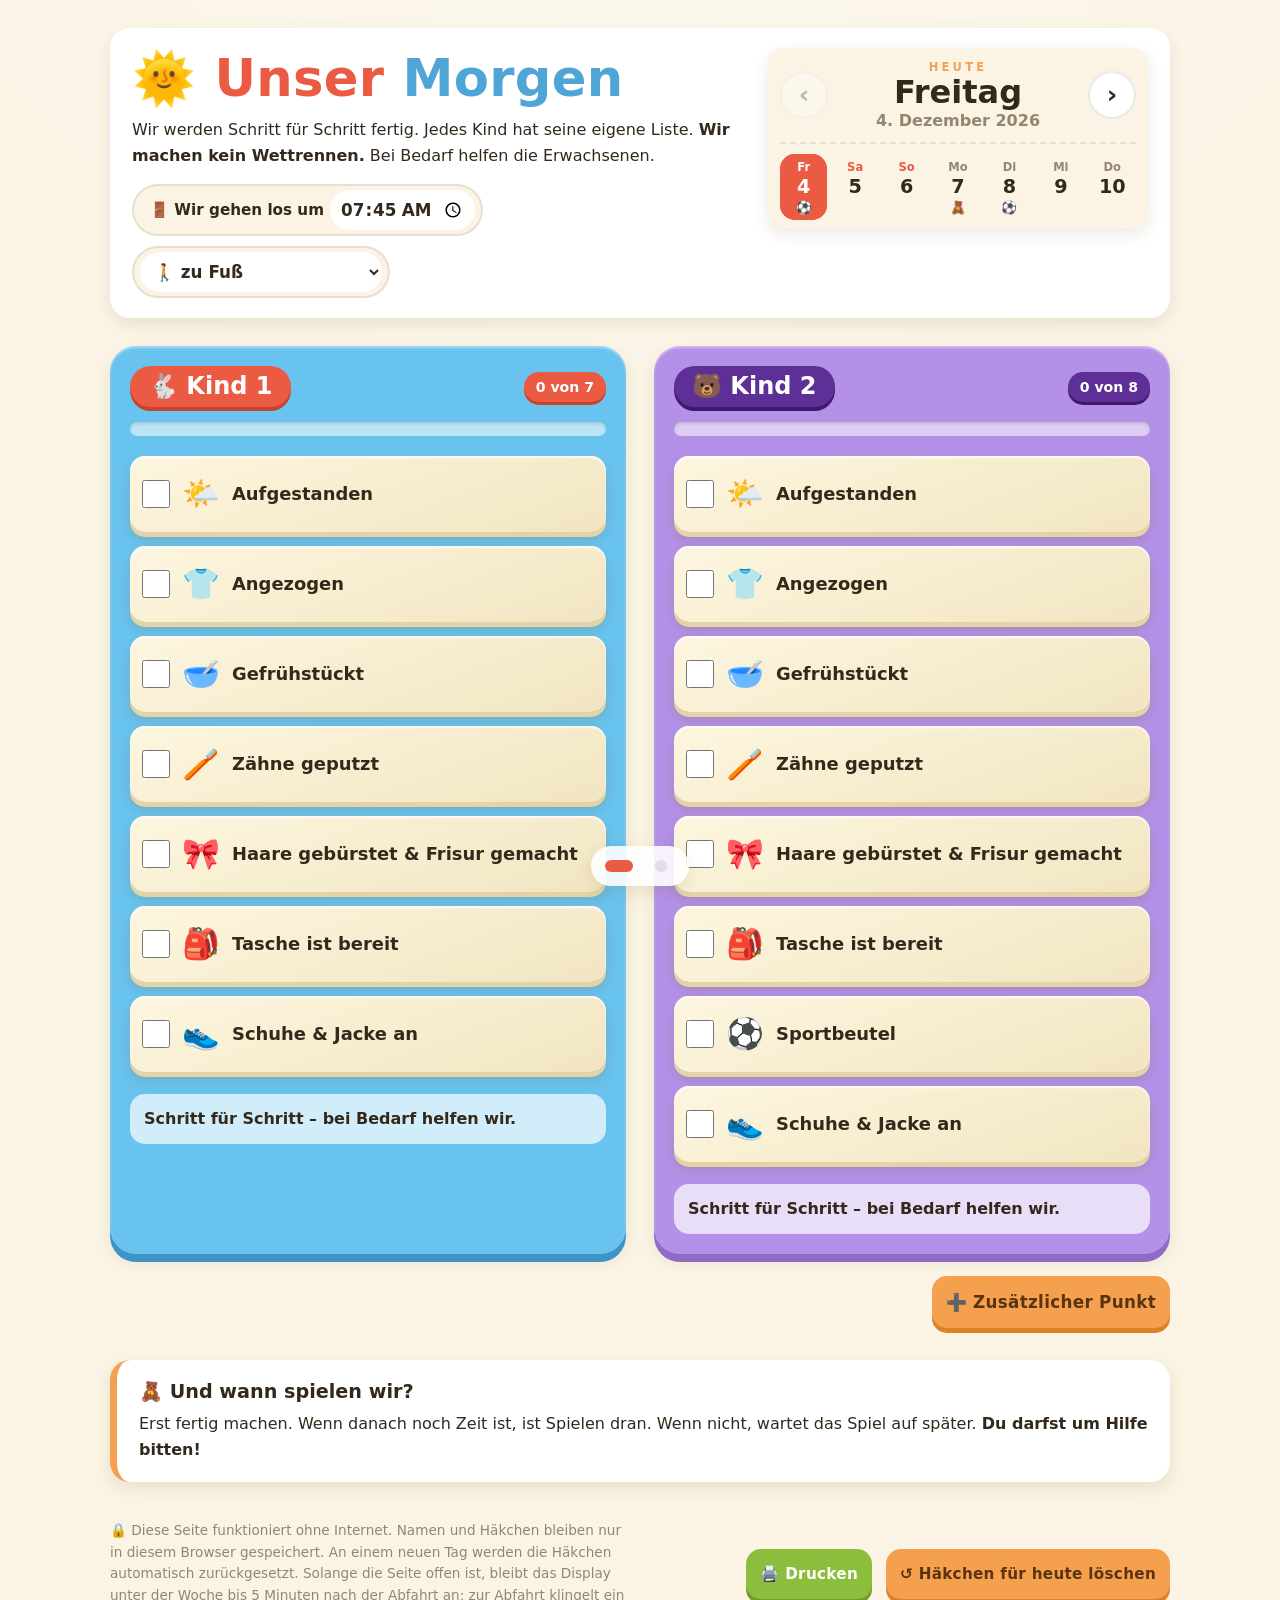
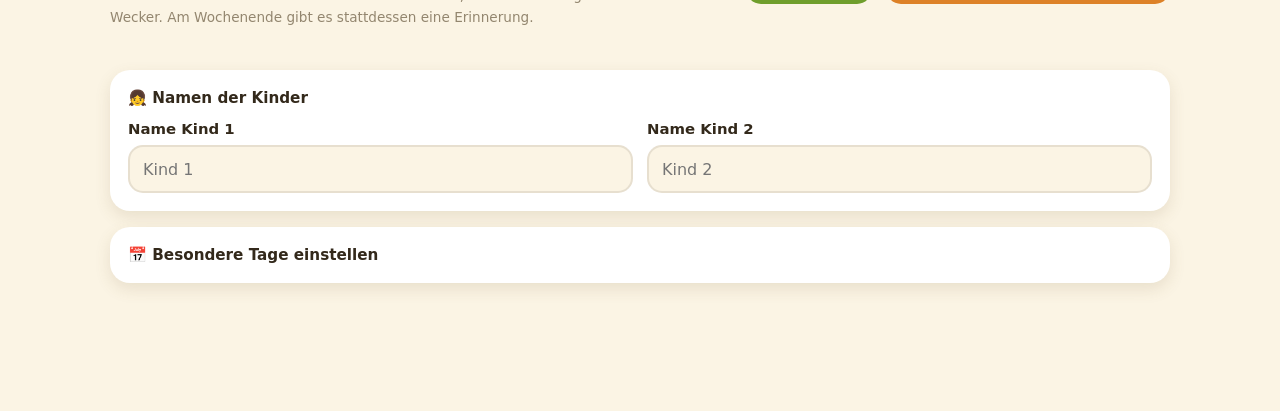
<file: index.html>
<!doctype html>
<html lang="de" data-theme="standard">
<head>
  <meta charset="utf-8">
  <meta name="viewport" content="width=device-width, initial-scale=1">
  <title>Unser Morgen – Checkliste für zwei Kinder</title>
  <meta name="theme-color" content="#fbf4e4">
  <meta name="mobile-web-app-capable" content="yes">
  <meta name="apple-mobile-web-app-capable" content="yes">
  <meta name="apple-mobile-web-app-title" content="Unser Morgen">
  <meta name="apple-mobile-web-app-status-bar-style" content="default">
  <link rel="manifest" href="manifest.webmanifest">
  <link rel="icon" href="icons/icon-192.png" type="image/png">
  <link rel="apple-touch-icon" href="icons/apple-touch-icon.png">
  <style>
    /* Eingebettet aus styleguide/playful-ui.css, damit die Seite als einzelne Datei funktioniert.
       Bei Styleguide-Änderungen hier neu einfügen. */
/* =====================================================================
   PLAYFUL UI — Design-Tokens & Komponenten
   Herkunft: Genius Square Trainer. Farben aus der „Playful"-Buchpalette.
   Verwendung: <link rel="stylesheet" href="playful-ui.css">
   Theme wechseln: <html data-theme="koralle"> (standard | koralle | mint)
   ===================================================================== */

:root{
  /* ---- Struktur ---- */
  --pf-card:#ffffff;
  --pf-ink:#33291b;          /* Haupttext, warmes Dunkelbraun */
  --pf-muted:#93866f;        /* Sekundärtext / Labels */
  --pf-hair:rgba(51,41,27,.10);

  /* ---- Radien ---- */
  --pf-radius:20px;          /* Karten */
  --pf-radius-sm:15px;       /* Buttons, kleine Kacheln */
  --pf-radius-pill:999px;    /* Pillen, Chips, Toggles */

  /* ---- Schrift ---- */
  --pf-font: "Segoe UI Rounded","SF Pro Rounded",ui-rounded,system-ui,-apple-system,"Segoe UI",Roboto,sans-serif;
  --pf-font-mono: ui-monospace,"SF Mono",SFMono-Regular,Menlo,Consolas,"Roboto Mono",monospace;

  /* ---- Schatten ---- */
  --pf-shadow-card:0 6px 16px rgba(120,100,60,.14);
  --pf-shadow-pop:0 8px 22px rgba(40,80,110,.28);

  /* ---- Materialien (themenunabhängig) ---- */
  --pf-ivory-1:#fdf6df;      /* Elfenbein-Kachel oben */
  --pf-ivory-2:#f1e5c2;      /* Elfenbein-Kachel unten */
  --pf-ivory-edge:#e3d3a6;   /* 3D-Kante der Kachel */
  --pf-wood-1:#ecc78d;       /* Holzdübel: heller Kern */
  --pf-wood-2:#d8a75c;       /* Holzdübel: Mitte */
  --pf-wood-3:#b6823f;       /* Holzdübel: Rand */

  /* =========================================================
     THEME: STANDARD (Default)
     ========================================================= */
  --pf-bg:#fbf4e4;
  --pf-board:#69c3ef;  --pf-board-edge:#3f94c6;  --pf-label:#f0fbff;
  --pf-btn1:#8bbe3d;   --pf-btn1-ink:#ffffff;    --pf-btn1-edge:#6f9e2c;
  --pf-btn2:#f5a04e;   --pf-btn2-ink:#5a3410;    --pf-btn2-edge:#dd8127;
  --pf-accent:#eb5b44; --pf-eyebrow:#f5a04e;
  --pf-title-a:#eb5b44; --pf-title-b:#4fa6d6;
}

/* THEME: KORALLE — hellblaues Brett, Koralle/Pink, Mint-Hintergrund */
[data-theme="koralle"]{
  --pf-bg:#e7f3ec;
  --pf-board:#9abae3;  --pf-board-edge:#7699c4;  --pf-label:#33465e;
  --pf-btn1:#ec644e;   --pf-btn1-ink:#ffffff;    --pf-btn1-edge:#c94a37;
  --pf-btn2:#cf388d;   --pf-btn2-ink:#ffffff;    --pf-btn2-edge:#a92771;
  --pf-accent:#ec644e; --pf-eyebrow:#cf388d;
  --pf-title-a:#ec644e; --pf-title-b:#5f83b8;
}

/* THEME: MINT — Mint-Brett, Grün/Zartgelb, Cremeton */
[data-theme="mint"]{
  --pf-bg:#fcf7dc;
  --pf-board:#cce7e3;  --pf-board-edge:#a7c9c4;  --pf-label:#3f5b54;
  --pf-btn1:#aace7b;   --pf-btn1-ink:#233b12;    --pf-btn1-edge:#8bb257;
  --pf-btn2:#fcf3b9;   --pf-btn2-ink:#5a5a1c;    --pf-btn2-edge:#ddd28f;
  --pf-accent:#7aa63f; --pf-eyebrow:#7aa63f;
  --pf-title-a:#6f9e2c; --pf-title-b:#c9a227;
}

/* THEME: ORIGINAL — Platzhalter.
   Farben aus der offiziellen Spielanleitung (PDF) ziehen und hier eintragen. */
/* [data-theme="original"]{ --pf-bg:…; --pf-board:…; … } */


/* =====================================================================
   BASIS
   ===================================================================== */
.pf-app{
  font-family:var(--pf-font);
  color:var(--pf-ink);
  background:radial-gradient(130% 60% at 50% -8%, rgba(255,255,255,.35) 0%, var(--pf-bg) 60%), var(--pf-bg);
  transition:background .25s;
}
.pf-mono{font-family:var(--pf-font-mono);}


/* =====================================================================
   TYPOGRAFIE — Titel & Eyebrow
   ===================================================================== */
.pf-eyebrow{font-size:.72rem;letter-spacing:.28em;text-transform:uppercase;color:var(--pf-eyebrow);font-weight:800;margin:0 0 3px;}
.pf-title{margin:0;font-size:1.85rem;font-weight:800;letter-spacing:.3px;}
.pf-title .a{color:var(--pf-title-a);}
.pf-title .b{color:var(--pf-title-b);}


/* =====================================================================
   BUTTONS — dick, mit fester Unterkante (haptisch, „drückbar")
   ===================================================================== */
.pf-btn{
  border:none;border-radius:var(--pf-radius-sm);padding:16px 14px;
  font-family:inherit;font-size:1.05rem;font-weight:800;letter-spacing:.3px;
  cursor:pointer;transition:transform .06s, box-shadow .06s, opacity .12s;
}
.pf-btn:active{transform:translateY(3px);}
.pf-btn:disabled{opacity:.4;cursor:default;}
.pf-btn--primary{color:var(--pf-btn1-ink);background:var(--pf-btn1);box-shadow:0 5px 0 var(--pf-btn1-edge);}
.pf-btn--primary:active{box-shadow:0 2px 0 var(--pf-btn1-edge);}
.pf-btn--secondary{color:var(--pf-btn2-ink);background:var(--pf-btn2);box-shadow:0 5px 0 var(--pf-btn2-edge);}
.pf-btn--secondary:active{box-shadow:0 2px 0 var(--pf-btn2-edge);}
.pf-btn--danger{color:#c0392b;background:#fff;border:2px solid #e6b3aa;box-shadow:none;}
.pf-btn--danger:active{background:#fdece9;transform:translateY(1px);}


/* =====================================================================
   KARTEN
   ===================================================================== */
.pf-card{background:var(--pf-card);border-radius:var(--pf-radius);padding:14px;box-shadow:var(--pf-shadow-card);}


/* =====================================================================
   PILLEN-MENÜ (Segmented Control mit gleitendem Indikator)
   Markup:
   <div class="pf-pill-nav"><div class="pf-pill-ind"></div>
     <button class="pf-seg is-active">A</button> …</div>
   Indikator per JS: transform:translateX(index*100%)
   ===================================================================== */
.pf-pill-nav{position:relative;display:flex;background:var(--pf-card);border-radius:var(--pf-radius-pill);
  padding:5px;box-shadow:0 4px 12px rgba(90,70,40,.14), inset 0 0 0 1px var(--pf-hair);}
.pf-pill-ind{position:absolute;top:5px;bottom:5px;left:5px;border-radius:var(--pf-radius-pill);
  background:var(--pf-accent);transition:transform .28s cubic-bezier(.4,1.2,.5,1);}
.pf-seg{flex:1;z-index:1;border:none;background:none;font-family:inherit;font-weight:800;font-size:.86rem;
  color:var(--pf-muted);padding:10px 6px;cursor:pointer;transition:color .2s;}
.pf-seg.is-active{color:#fff;}


/* =====================================================================
   CHIPS (z. B. Themenauswahl) — mit Farbpunkten
   ===================================================================== */
.pf-chip{display:inline-flex;align-items:center;gap:8px;padding:9px 13px 9px 10px;border-radius:var(--pf-radius-pill);
  border:2px solid var(--pf-hair);background:var(--pf-card);color:var(--pf-ink);
  font-family:inherit;font-weight:800;font-size:.82rem;cursor:pointer;transition:border-color .15s, transform .06s;}
.pf-chip:active{transform:translateY(1px);}
.pf-chip.is-active{border-color:var(--pf-accent);color:var(--pf-accent);}
.pf-chip .pf-dots{display:flex;}
.pf-chip .pf-dots i{width:12px;height:12px;border-radius:50%;margin-left:-3px;box-shadow:0 0 0 1.5px var(--pf-card);}
.pf-chip .pf-dots i:first-child{margin-left:0;}


/* =====================================================================
   TOGGLE (Schalter)
   ===================================================================== */
.pf-toggle{width:52px;height:30px;border-radius:var(--pf-radius-pill);background:#d7ccb6;position:relative;border:none;cursor:pointer;transition:background .2s;flex:0 0 auto;}
.pf-toggle::after{content:"";position:absolute;top:3px;left:3px;width:24px;height:24px;border-radius:50%;background:#fff;box-shadow:0 1px 3px rgba(0,0,0,.3);transition:transform .2s;}
.pf-toggle.is-on{background:var(--pf-accent);}
.pf-toggle.is-on::after{transform:translateX(22px);}


/* =====================================================================
   ZAHLEN-READOUT (z. B. Timer / KPI)
   ===================================================================== */
.pf-readout{font-family:var(--pf-font-mono);text-align:center;font-size:clamp(34px,12vw,50px);font-weight:800;letter-spacing:2px;color:var(--pf-ink);}
.pf-readout small{display:block;font-size:.72rem;font-weight:800;letter-spacing:.32em;color:var(--pf-muted);margin-bottom:2px;}
.pf-readout.is-active{color:var(--pf-accent);}


/* =====================================================================
   SPIEL-MATERIALIEN (optional, projektspezifisch)
   ===================================================================== */
/* Elfenbein-Kachel */
.pf-tile{border-radius:var(--pf-radius-sm);background:linear-gradient(160deg,var(--pf-ivory-1),var(--pf-ivory-2));color:var(--pf-ink);
  display:flex;align-items:center;justify-content:center;font-weight:800;
  box-shadow:0 5px 0 var(--pf-ivory-edge),0 8px 12px rgba(120,95,40,.22),inset 0 2px 2px rgba(255,255,255,.8);user-select:none;}

/* Buntes Brett mit fester Unterkante */
.pf-board{border-radius:calc(var(--pf-radius) + 6px);padding:14px;background:var(--pf-board);
  box-shadow:0 8px 0 var(--pf-board-edge), var(--pf-shadow-pop), inset 0 2px 2px rgba(255,255,255,.4);transition:background .25s, box-shadow .25s;}

/* Gebohrter Sockel */
.pf-socket{border-radius:50%;background:rgba(0,0,0,.17);box-shadow:inset 0 4px 6px rgba(0,0,0,.32),inset 0 -1px 0 rgba(255,255,255,.18);position:relative;}

/* Holzdübel (Hirnholz von oben) — auf .pf-socket setzen */
.pf-socket.is-filled::after{content:"";position:absolute;inset:7%;border-radius:50%;
  background:
    radial-gradient(circle at 38% 32%, rgba(255,255,255,.6), rgba(255,255,255,0) 46%),
    repeating-radial-gradient(circle at 45% 43%, #e0b57e 0 2.5px, #d0a469 2.5px 5px),
    radial-gradient(circle at 50% 50%, var(--pf-wood-1) 0%, var(--pf-wood-2) 58%, var(--pf-wood-3) 100%);
  box-shadow:0 3px 5px rgba(90,55,15,.5),inset 0 2px 1px rgba(255,246,224,.6),inset 0 -4px 6px rgba(120,80,35,.55);
  animation:pf-drop .28s cubic-bezier(.25,1.6,.5,1);}


/* =====================================================================
   MOTION
   ===================================================================== */
@keyframes pf-pop{0%{transform:scale(.84) rotate(-3deg);opacity:.5}100%{transform:scale(1) rotate(0);opacity:1}}
@keyframes pf-drop{0%{transform:translateY(-24%) scale(.78);opacity:0}55%{opacity:1}100%{transform:translateY(0) scale(1);opacity:1}}
.pf-animate-pop{animation:pf-pop .24s cubic-bezier(.3,1.5,.5,1);}

@media (prefers-reduced-motion:reduce){
  .pf-app,.pf-board,.pf-pill-ind{transition:none;}
  .pf-animate-pop,.pf-socket.is-filled::after{animation:none;}
  .pf-btn:active{transform:none;}
}
  </style>
  <style>
    /* Theme "Standard". Lieblingsfarben der Kinder:
       Kind 1 = blaues Brett mit roten Schildern, Kind 2 = lila Brett.
       Lila ist (noch) kein Styleguide-Token, daher hier lokal definiert.
       Grün bleibt für beide = erledigt / Fortschritt. */
    :root{
      --kid-red-edge:#c8432e;
      --kid-lila:#b491e8; --kid-lila-edge:#8f6bc6;
      --kid-lila-deep:#5e2f96; --kid-lila-deep-edge:#40196d;
    }
    .card.a{--kid:var(--pf-board);--kid-edge:var(--pf-board-edge);--kid-ink:var(--pf-ink);
      --tag:var(--pf-accent);--tag-edge:var(--kid-red-edge);--tag-ink:#fff}
    .card.b{--kid:var(--kid-lila);--kid-edge:var(--kid-lila-edge);--kid-ink:var(--pf-ink);
      --tag:var(--kid-lila-deep);--tag-edge:var(--kid-lila-deep-edge);--tag-ink:#fff}
    *{box-sizing:border-box}
    [hidden]{display:none!important}
    body{margin:0;min-height:100vh;font-synthesis:none}
    main{max-width:1100px;margin:auto;padding:28px 20px 42px;overflow-x:clip}
    h1.pf-title{font-size:clamp(2rem,5vw,3.2rem);margin:4px 0 8px}
    .sub{max-width:70ch;line-height:1.6;margin:8px 0 24px}
    /* Kopf: Titel links, Tageskarte rechts (auf dem Handy darunter). */
    .head{display:grid;grid-template-columns:minmax(0,1fr) 380px;grid-template-areas:"title day" "sub day" "trip day";column-gap:28px;align-items:start;margin-bottom:28px;padding:20px 22px}
    .head h1{grid-area:title;align-self:end;margin:0 0 4px}.head .sub{grid-area:sub;margin:4px 0 0}
    .head h1,.head .sub{transition:opacity .16s}
    .trip{grid-area:trip;display:flex;flex-wrap:wrap;align-items:center;gap:10px;margin-top:16px}
    .trip-chip{display:inline-flex;align-items:center;gap:6px;padding:4px 6px 4px 16px;border-radius:var(--pf-radius-pill);background:var(--pf-bg);border:2px solid var(--pf-hair);font-weight:800;font-size:.95rem;cursor:pointer}
    #transportField{padding:4px 6px}
    .trip-chip input,.trip-chip select{width:auto;min-height:40px;padding:4px 10px;border:0;border-radius:var(--pf-radius-pill);background:var(--pf-card);font-weight:800;font-size:1.05rem;cursor:pointer}
    .trip .hint{margin:0;flex-basis:100%}
    .plan+.plan{margin-top:16px}
    .head.fading h1,.head.fading .sub{opacity:0}
    .day-card{grid-area:day;width:100%;padding:12px 12px 8px;border-radius:var(--pf-radius-sm);background:var(--pf-bg);transition:box-shadow .2s}
    .day-card.is-plan{box-shadow:inset 0 0 0 3px var(--pf-eyebrow)}
    .task.locked{pointer-events:none}
    .task.locked input{opacity:.35}
    .day-now{display:flex;align-items:center;gap:8px}
    .day-nav{flex:none;width:48px;height:48px;border-radius:50%;border:2px solid var(--pf-hair);background:var(--pf-card);color:var(--pf-ink);font:inherit;font-size:1.6rem;font-weight:800;line-height:1;cursor:pointer}
    .day-nav:active{transform:translateY(2px)}
    .day-nav:disabled{opacity:.3;cursor:default;transform:none}
    .day-big{flex:1;min-width:0;margin:0;text-align:center}
    .day-big span{display:block}
    .day-rel{margin:0}
    .day-wd{font-size:clamp(1.6rem,5vw,2rem);font-weight:800;line-height:1.15}
    .day-dm{font-weight:700;color:var(--pf-muted)}
    .day-strip{display:grid;grid-template-columns:repeat(7,minmax(0,1fr));gap:4px;margin-top:12px;padding-top:10px;border-top:2px dashed var(--pf-hair)}
    .day-btn{display:grid;justify-items:center;gap:1px;min-height:66px;padding:6px 0 4px;border:0;border-radius:var(--pf-radius-sm);background:none;color:var(--pf-ink);font:inherit;cursor:pointer;transition:background .15s}
    .day-btn .wd{font-size:.72rem;font-weight:800;color:var(--pf-muted)}
    .day-btn .num{font-size:1.2rem;font-weight:800;line-height:1.2}
    .day-btn .marks{font-size:.8rem;line-height:1.2;min-height:1.2em;white-space:nowrap}
    .day-btn.weekend .wd{color:var(--pf-accent)}
    .day-btn.is-today{box-shadow:inset 0 0 0 2px var(--pf-accent)}
    .day-btn.is-active{background:var(--pf-accent);color:#fff}
    .day-btn.is-active .wd{color:#fff}
    .cards{touch-action:pan-y pinch-zoom}
    body{padding-bottom:calc(64px + env(safe-area-inset-bottom))}
    .pager{position:fixed;left:50%;bottom:calc(14px + env(safe-area-inset-bottom));transform:translateX(-50%);z-index:5;display:flex;gap:2px;padding:4px 8px;border-radius:var(--pf-radius-pill);background:color-mix(in srgb,var(--pf-card) 88%,transparent);box-shadow:var(--pf-shadow-card)}
    .dot{width:40px;height:32px;border:0;padding:0;background:none;cursor:pointer;display:flex;align-items:center;justify-content:center}
    .dot::after{content:"";width:12px;height:12px;border-radius:var(--pf-radius-pill);background:var(--pf-hair);transition:width .2s,background .2s}
    .dot.is-active::after{width:28px;background:var(--pf-accent)}
    body.page-heute .trip,body.page-heute .tip{display:none}
    .empty{padding:14px;border-radius:var(--pf-radius-sm);background:rgba(255,255,255,.7);color:var(--pf-ink);font-weight:700}
    .settings{display:flex;flex-wrap:wrap;align-items:end;gap:14px}
    .field{display:grid;gap:7px;flex:1;min-width:160px}
    label{font-size:.93rem;font-weight:800}
    input,select{width:100%;min-width:0;border:2px solid var(--pf-hair);border-radius:var(--pf-radius-sm);padding:12px 13px;background:var(--pf-bg);color:var(--pf-ink);font:inherit;min-height:48px}
    input:focus-visible,select:focus-visible,button:focus-visible{outline:3px solid var(--pf-ink);outline-offset:4px}
    .hint{margin:16px 0 0;font-size:.89rem;line-height:1.5;color:var(--pf-muted)}
    .plan{margin-top:28px;padding:6px 18px}
    .plan[open]{padding-bottom:18px}
    .plan summary{cursor:pointer;font-weight:800;font-size:.95rem;min-height:44px;display:flex;align-items:center}
    .preview{display:flex;flex-wrap:wrap;align-items:end;gap:12px;margin-top:20px;padding-top:16px;border-top:2px dashed var(--pf-hair)}
    .preview-bar{display:flex;flex-wrap:wrap;align-items:center;justify-content:space-between;gap:10px 16px;margin-bottom:24px;padding:14px 18px;border-radius:var(--pf-radius);background:var(--pf-eyebrow);color:var(--pf-ink);font-weight:800;box-shadow:0 5px 0 rgba(0,0,0,.15)}
    .preview-bar[hidden]{display:none}
    .preview-bar .pf-btn{min-height:44px;font-size:.9rem}
    .rules{list-style:none;padding:0;margin:8px 0 16px;display:grid;gap:8px}
    .rules li{display:flex;flex-wrap:wrap;align-items:center;gap:6px 12px;padding:10px 12px;border:2px solid var(--pf-hair);border-radius:var(--pf-radius-sm);background:var(--pf-bg)}
    .rules .what{flex:1;min-width:0;font-weight:800;overflow-wrap:anywhere}
    .rules .when{font-size:.85rem;color:var(--pf-muted)}
    .rules .pf-btn{min-height:40px;font-size:.85rem;padding:6px 12px}
    .rule-form{display:flex;flex-wrap:wrap;align-items:end;gap:12px}
    .rule-form .field.small{flex:0 0 76px;min-width:76px}
    .rule-form .pf-btn{min-height:48px}
    .hold{position:relative;overflow:hidden;user-select:none;-webkit-user-select:none;-webkit-touch-callout:none;touch-action:manipulation}
    .hold::after{content:"";position:absolute;inset:0;background:rgba(0,0,0,.2);transform:scaleX(0);transform-origin:left;pointer-events:none}
    .hold.holding::after{transform:scaleX(1);transition:transform var(--hold,1.5s) linear}
    .templates{display:flex;flex-wrap:wrap;gap:8px;margin:6px 0 14px}
    .chip{font:inherit;font-size:.9rem;font-weight:700;border:2px solid var(--pf-hair);background:var(--pf-card);color:var(--pf-ink);border-radius:var(--pf-radius-pill);padding:6px 12px;min-height:40px;cursor:pointer}
    .chip:active{transform:translateY(2px)}
    .quick{display:flex;flex-wrap:wrap;align-items:center;justify-content:flex-end;gap:10px 16px;margin-top:22px}
    .quick .hint{margin:0}
    .quick-dialog{border:0;border-radius:var(--pf-radius);padding:22px;width:calc(100% - 32px);max-width:560px;background:var(--pf-card);color:var(--pf-ink);box-shadow:var(--pf-shadow-card)}
    .quick-dialog::backdrop{background:rgba(40,30,15,.45)}
    .quick-dialog h2{margin:0 0 6px;font-size:1.4rem}
    .quick-dialog .rule-form{margin-top:4px}
    .dialog-actions{display:flex;flex-wrap:wrap;justify-content:flex-end;gap:12px;margin-top:18px}
    .dialog-actions .pf-btn{min-height:48px}
    .plan code{font-family:ui-monospace,monospace;background:rgba(0,0,0,.06);padding:1px 5px;border-radius:6px;white-space:nowrap}
    .cards{display:grid;grid-template-columns:repeat(2,minmax(0,1fr));gap:28px}
    .card{padding:20px;min-width:0;background:var(--kid);box-shadow:0 8px 0 var(--kid-edge),var(--pf-shadow-card),inset 0 2px 2px rgba(255,255,255,.4);color:var(--kid-ink)}
    .kid-title{display:flex;flex-wrap:wrap;justify-content:space-between;align-items:center;gap:10px}
    .kid-title h2{margin:0;font-size:1.5rem;overflow-wrap:anywhere;min-width:0;background:var(--tag);color:var(--tag-ink);padding:6px 18px 7px;border-radius:var(--pf-radius-pill);box-shadow:0 4px 0 var(--tag-edge)}
    .count{font-variant-numeric:tabular-nums;font-size:.88rem;font-weight:800;background:var(--tag);color:var(--tag-ink);box-shadow:0 3px 0 var(--tag-edge);padding:7px 12px;border-radius:var(--pf-radius-pill)}
    .bar{height:14px;background:rgba(255,255,255,.55);border-radius:var(--pf-radius-pill);overflow:hidden;margin:15px 0 20px;box-shadow:inset 0 2px 3px rgba(0,0,0,.12)}
    .fill{height:100%;width:0;transition:width .15s ease;background:var(--pf-btn1);border-radius:inherit}
    .tasks{display:grid;gap:14px}
    .task{justify-content:flex-start;gap:12px;padding:13px 12px;min-height:76px;cursor:pointer;transition:transform .1s,box-shadow .1s}
    .task:active{transform:translateY(3px);box-shadow:0 2px 0 var(--pf-ivory-edge)}
    .task:focus-within{outline:3px solid var(--pf-ink);outline-offset:3px}
    .task.done{background:linear-gradient(160deg,color-mix(in srgb,var(--pf-btn1) 22%,var(--pf-card)),color-mix(in srgb,var(--pf-btn1) 38%,var(--pf-card)));box-shadow:0 5px 0 var(--pf-btn1-edge),0 8px 12px rgba(80,110,30,.2)}
    .task.done:active{box-shadow:0 2px 0 var(--pf-btn1-edge)}
    .task input{width:28px;height:28px;min-height:28px;flex:none;margin:0;accent-color:var(--pf-btn1-edge);cursor:pointer}
    .emoji{font-size:1.9rem;width:38px;text-align:center;flex:none}
    .task-text{font-size:1.12rem;font-weight:800;line-height:1.35;overflow-wrap:anywhere}
    .ready{padding:13px 14px;margin-top:22px;border-radius:var(--pf-radius-sm);background:rgba(255,255,255,.7);color:var(--pf-ink);font-weight:700;line-height:1.5;overflow-wrap:anywhere}
    .ready.yes{background:var(--pf-btn1);color:var(--pf-btn1-ink);font-weight:800;box-shadow:0 4px 0 var(--pf-btn1-edge)}
    .tip{margin-top:32px;padding:20px 22px;border-left:7px solid var(--pf-btn2)}
    .tip h2{font-size:1.2rem;margin:0 0 8px}.tip p{margin:0;line-height:1.6}
    .footer{display:flex;flex-wrap:wrap;align-items:center;justify-content:space-between;gap:16px;margin-top:24px}
    .privacy{font-size:.85rem;line-height:1.6;max-width:60ch;color:var(--pf-muted)}
    .actions{display:flex;flex-wrap:wrap;gap:14px}
    .actions .pf-btn{font-size:.95rem;min-height:48px}
    .version{margin:22px 0 0;text-align:center;font-size:.75rem;color:var(--pf-muted)}
    .version button{font:inherit;font-weight:800;color:var(--pf-ink);background:none;border:0;padding:4px 8px;text-decoration:underline;cursor:pointer}
    .status{padding:18px 20px;background:var(--pf-btn1);color:var(--pf-btn1-ink);box-shadow:0 5px 0 var(--pf-btn1-edge);border-radius:var(--pf-radius);font-weight:800;font-size:1.1rem;margin-top:30px;display:none;line-height:1.5}
    .status.visible{display:block}
    .leave{position:fixed;inset:0;z-index:10;display:flex;align-items:center;justify-content:center;padding:20px;background:color-mix(in srgb,var(--pf-accent) 88%,transparent)}
    .leave[hidden]{display:none}
    .leave-box{max-width:560px;width:100%;padding:32px 24px;text-align:center}
    .leave-emoji{font-size:5.5rem;line-height:1;animation:leave-wiggle 1s ease-in-out infinite}
    .leave h2{font-size:clamp(2.2rem,8vw,3.6rem);margin:14px 0 10px}
    .leave p{font-size:1.35rem;font-weight:700;line-height:1.5;margin:0 0 24px}
    .leave .pf-btn{font-size:1.2rem;min-height:56px}
    @keyframes leave-wiggle{0%,100%{transform:rotate(0)}25%{transform:rotate(-10deg) scale(1.08)}75%{transform:rotate(10deg) scale(1.08)}}
    /* Tablet hochkant und Handy: Kopf untereinander, sonst wird die Titelspalte neben der Tageskarte zu schmal. */
    @media(max-width:960px){.head{grid-template-columns:minmax(0,1fr);grid-template-areas:"title" "day" "sub" "trip"}.day-card{margin:6px 0 8px}}
    @media(max-width:660px){main{padding:18px 12px 30px}.cards{grid-template-columns:1fr}.card{padding:16px}.field{min-width:140px}
      .head{padding:16px}}
    @media(prefers-reduced-motion:reduce){.dot::after,.head h1,.head .sub,.day-btn{transition:none}.leave-emoji{animation:none}.fill,.task{transition:none}.task:hover,.task:active{transform:none}}
    @page{size:A4 portrait;margin:10mm}
    @media print{
      body.pf-app{background:var(--pf-card);font-size:10pt;padding-bottom:0}
      main{max-width:none;padding:0}h1.pf-title{font-size:23pt}
      .pf-title .a,.pf-title .b{color:var(--pf-ink)}
      .sub{margin-bottom:12px}
      .settings{gap:8px}.field{min-width:0}input,select{padding:6px;min-height:34px;font-size:9pt}
      .cards{grid-template-columns:1fr 1fr;gap:12px}
      .card{break-inside:avoid;padding:12px}
      .card,.tip,.task,.task.done,.ready,.status{box-shadow:none;background:var(--pf-card);color:var(--pf-ink);border:1px solid var(--pf-ink)}
      .kid-title h2{font-size:15pt;padding:0}.kid-title h2,.count{background:none;color:var(--pf-ink);box-shadow:none}.count{padding:3px;font-size:9pt}
      .bar{margin:10px 0}.tasks{grid-template-columns:1fr;gap:7px}.task{flex-direction:row;justify-content:flex-start;text-align:left;min-height:48px;padding:7px;gap:7px}
      .task input{width:21px;height:21px;min-height:21px}.emoji{font-size:19pt;width:29px}.task-text{font-size:11pt}
      .ready{font-size:10pt;padding:8px;margin-top:10px}.tip{margin-top:14px;padding:12px;break-inside:avoid}
      .head{box-shadow:none;padding:0}.day-card{box-shadow:none;padding:0;width:auto;background:none}.day-nav,.day-strip,.day-rel{display:none}
      .hint,.footer,.leave,.version,.plan,.preview-bar,.quick,.quick-dialog,.pager{display:none}.status{margin-top:14px;padding:12px}
    }
  </style>
</head>
<body class="pf-app">
<main>
  <header class="head pf-card" id="head">
    <h1 class="pf-title" id="title">🌞 <span class="a">Unser</span> <span class="b">Morgen</span></h1>
    <section class="day-card pf-card" id="dayCard" aria-label="Tag wählen">
      <div class="day-now">
        <button class="day-nav" type="button" id="dayPrev" aria-label="Einen Tag zurück">‹</button>
        <p class="day-big" id="date" aria-live="polite"><span class="day-rel pf-eyebrow" id="dayRel"></span><span class="day-wd" id="dayWd"></span><span class="day-dm" id="dayDm"></span></p>
        <button class="day-nav" type="button" id="dayNext" aria-label="Einen Tag weiter">›</button>
      </div>
      <div class="day-strip" id="dayStrip"></div>
    </section>
    <div class="trip" id="trip">
      <label class="trip-chip" for="departure"><span id="timeLabel">🚪 Wir gehen los um</span><input type="time" id="departure" value="07:45"></label>
      <span class="trip-chip" id="transportField"><select id="transport" aria-label="Heute geht's"><option value="🚶 zu Fuß">🚶 zu Fuß</option><option value="🚲 mit dem Fahrrad">🚲 mit dem Fahrrad</option><option value="🛴 mit dem Roller">🛴 mit dem Roller</option><option value="🚗 mit dem Auto">🚗 mit dem Auto</option><option value="🚌 mit Bus oder Bahn">🚌 mit Bus oder Bahn</option></select></span>
      <p class="hint" id="awake" hidden></p>
    </div>
    <p class="sub" id="sub">Wir werden Schritt für Schritt fertig. Jedes Kind hat seine eigene Liste. <strong>Wir machen kein Wettrennen.</strong> Bei Bedarf helfen die Erwachsenen.</p>
  </header>
  <div class="preview-bar" id="previewBar" role="status" hidden><span id="previewText"></span><button class="pf-btn pf-btn--secondary" type="button" id="previewEnd">↩ Zurück zu heute</button></div>
  <div class="cards" id="cards">
    <section class="card a pf-board" aria-label="Checkliste Kind 1">
      <div class="kid-title"><h2 id="heading0">🐇 Kind 1</h2><span class="count" id="count0" aria-live="polite"></span></div>
      <div class="bar" role="progressbar" aria-label="Fortschritt Kind 1" aria-valuemin="0" aria-valuenow="0" id="progress0"><div class="fill" id="fill0"></div></div>
      <div class="tasks" id="tasks0"></div><div class="ready" id="ready0" role="status">Schritt für Schritt – du schaffst das!</div>
    </section>
    <section class="card b pf-board" aria-label="Checkliste Kind 2">
      <div class="kid-title"><h2 id="heading1">🐻 Kind 2</h2><span class="count" id="count1" aria-live="polite"></span></div>
      <div class="bar" role="progressbar" aria-label="Fortschritt Kind 2" aria-valuemin="0" aria-valuenow="0" id="progress1"><div class="fill" id="fill1"></div></div>
      <div class="tasks" id="tasks1"></div><div class="ready" id="ready1" role="status">Schritt für Schritt – du schaffst das!</div>
    </section>
  </div>
  <div class="quick"><p class="hint" id="quickInfo" aria-live="polite"></p><button class="pf-btn pf-btn--secondary hold" type="button" id="quickOpen" aria-label="Punkt für einen Tag hinzufügen (lange drücken)">➕ Zusätzlicher Punkt</button></div>
  <dialog class="quick-dialog" id="quickDialog" aria-labelledby="quickTitle">
    <h2 id="quickTitle">➕ Zusätzlicher Punkt</h2>
    <p class="hint">Gilt nur für einen Tag und verschwindet danach von selbst.</p>
    <div class="templates" id="quickTemplates" aria-label="Vorlagen"></div>
    <form class="rule-form" id="quickForm" method="dialog">
      <div class="field small"><label for="quickEmoji">Bild</label><input id="quickEmoji" maxlength="8" value="⭐" autocomplete="off"></div>
      <div class="field"><label for="quickText">Was?</label><input id="quickText" maxlength="40" placeholder="z. B. Schwimmsachen" autocomplete="off"></div>
      <div class="field"><label for="quickList">Seite</label><select id="quickList"><option value="morgen">🌞 Unser Morgen</option><option value="heute">📋 Heute noch</option></select></div>
      <div class="field"><label for="quickKid">Für</label><select id="quickKid"><option value="0">Kind 1</option><option value="1">Kind 2</option><option value="2">beide</option></select></div>
      <div class="field"><label for="quickDay">Wann?</label><select id="quickDay"></select></div>
    </form>
    <div class="dialog-actions"><button class="pf-btn pf-btn--secondary" type="button" id="quickCancel">Abbrechen</button><button class="pf-btn pf-btn--primary" type="button" id="quickAdd">➕ Hinzufügen</button></div>
  </dialog>
  <div class="status" id="allReady" role="status">🎉 Beide sind startklar! Jetzt können wir gemeinsam los.</div>
  <section class="tip pf-card">
    <h2>🧸 Und wann spielen wir?</h2>
    <p>Erst fertig machen. Wenn danach noch Zeit ist, ist Spielen dran. Wenn nicht, wartet das Spiel auf später. <strong>Du darfst um Hilfe bitten!</strong></p>
  </section>
  <div class="footer">
    <p class="privacy">🔒 Diese Seite funktioniert ohne Internet. Namen und Häkchen bleiben nur in diesem Browser gespeichert. An einem neuen Tag werden die Häkchen automatisch zurückgesetzt. Solange die Seite offen ist, bleibt das Display unter der Woche bis 5 Minuten nach der Abfahrt an; zur Abfahrt klingelt ein Wecker. Am Wochenende gibt es stattdessen eine Erinnerung.</p>
    <div class="actions"><button class="pf-btn pf-btn--primary" type="button" id="print">🖨️ Drucken</button> <button class="pf-btn pf-btn--secondary" type="button" id="reset">↺ Häkchen für heute löschen</button></div>
  </div>
  <details class="plan pf-card" id="namesCard">
    <summary>👧 Namen der Kinder</summary>
    <div class="settings">
      <div class="field"><label for="name0">Name Kind 1</label><input id="name0" type="text" maxlength="28" autocomplete="off" placeholder="Kind 1"></div>
      <div class="field"><label for="name1">Name Kind 2</label><input id="name1" type="text" maxlength="28" autocomplete="off" placeholder="Kind 2"></div>
    </div>
  </details>
  <details class="plan pf-card">
    <summary>📅 Besondere Tage einstellen</summary>
    <p class="hint">Diese Punkte kommen nur an bestimmten Tagen zur Liste dazu, z. B. der Sportbeutel am Morgen oder Hausaufgaben unter „Heute noch“. Zum Hinzufügen und Löschen den Knopf lange drücken.</p>
    <ul class="rules" id="rules"></ul>
    <div class="templates" id="ruleTemplates" aria-label="Vorlagen"></div>
    <form class="rule-form" id="ruleForm">
      <div class="field small"><label for="ruleEmoji">Bild</label><input id="ruleEmoji" maxlength="8" value="⭐" required autocomplete="off"></div>
      <div class="field"><label for="ruleText">Was?</label><input id="ruleText" maxlength="40" placeholder="z. B. Sportbeutel" required autocomplete="off"></div>
      <div class="field"><label for="ruleList">Seite</label><select id="ruleList"><option value="morgen">🌞 Unser Morgen</option><option value="heute">📋 Heute noch</option></select></div>
      <div class="field"><label for="ruleKid">Für</label><select id="ruleKid"><option value="0">Kind 1</option><option value="1">Kind 2</option><option value="2">beide</option></select></div>
      <div class="field"><label for="ruleWhen">Wann?</label><select id="ruleWhen"><option value="cron">Regelmäßig</option><option value="date">An einem Datum</option><option value="tomorrow">Nur morgen</option></select></div>
      <div class="field" id="ruleCronField"><label for="ruleCron">Regel</label><input id="ruleCron" placeholder="* * 2" autocomplete="off" spellcheck="false"></div>
      <div class="field" id="ruleDateField" hidden><label for="ruleDate">Datum</label><input type="date" id="ruleDate"></div>
      <button class="pf-btn pf-btn--primary hold" type="button" id="ruleAdd" aria-label="Hinzufügen (lange drücken)">➕ Hinzufügen</button>
    </form>
    <p class="hint" id="ruleInfo" aria-live="polite"></p>
    <p class="hint" id="cronHelp">„Regel“ wie bei cron: <code>Tag Monat Wochentag</code>. Wochentag 1 = Mo … 6 = Sa, 0 oder 7 = So, oder <code>mo</code> … <code>so</code>.
      Beispiele: <code>* * 2</code> jeden Dienstag · <code>* * 1,4</code> Mo und Do · <code>* * 1#1</code> jeden 1. Montag im Monat · <code>* * 4L</code> jeden letzten Donnerstag · <code>15 * *</code> jeden 15. · <code>L * *</code> am Monatsletzten · <code>14 11 *</code> am 14. November.</p>
    <div class="preview">
      <div class="field"><label for="previewDate">Liste testen für Tag</label><input type="date" id="previewDate"></div>
    </div>
    <p class="hint">Zeigt die Checklisten so, wie sie an diesem Tag aussehen. Häkchen in der Vorschau werden nicht gespeichert.</p>
  </details>
  <p class="version" id="version"></p>
</main>
<nav class="pager" id="pages" aria-label="Seite wählen">
  <button class="dot is-active" type="button" data-page="morgen" aria-label="Unser Morgen" aria-pressed="true"></button>
  <button class="dot" type="button" data-page="heute" aria-label="Heute noch" aria-pressed="false"></button>
</nav>
<div class="leave" id="leave" role="alertdialog" aria-modal="true" aria-labelledby="leaveTitle" aria-describedby="leaveText" hidden>
  <div class="leave-box pf-card"><div class="leave-emoji" id="leaveEmoji" aria-hidden="true">🚪</div><h2 id="leaveTitle">Jetzt geht's los!</h2><p id="leaveText"></p><button class="pf-btn pf-btn--primary" type="button" id="leaveOk">👍 Okay, wir gehen!</button></div>
</div>
<script>
'use strict';
const KEY='morgenplan-zwei-kinder-v1';
// Feste Schritte. Der dritte Eintrag ist optional eine cron-Regel (siehe parseCron), an welchen Tagen der Schritt gilt.
const SCHOOL_DAYS='* * 1-5';
const steps=[['🌤️','Aufgestanden'],['👕','Angezogen'],['🥣','Gefrühstückt'],['🪥','Zähne geputzt'],['🎀','Haare gebürstet & Frisur gemacht'],
  ['🎒','Tasche ist bereit',SCHOOL_DAYS],['👟','Schuhe & Jacke an',SCHOOL_DAYS]];
const $=id=>document.getElementById(id);
// Besondere Tage: Punkte, die nur an bestimmten Tagen dazukommen. „cron“ hat drei Felder: Tag Monat Wochentag
// (bei fünf Feldern werden Minute und Stunde ignoriert). kid: 0 = Kind 1, 1 = Kind 2, 2 = beide.
const defaultRules=()=>[
  {id:'sport-1',emoji:'⚽',text:'Sportbeutel',kid:0,cron:'* * 2'},
  {id:'sport-2',emoji:'⚽',text:'Sportbeutel',kid:1,cron:'* * 5'},
  {id:'spielzeug-2',emoji:'🧸',text:'Spielzeug mitnehmen',kid:1,cron:'* * 1#1'},
  ...defaultTodoRules()];
// Seite „Heute noch“: tägliches To-do für den Nachmittag. list:'heute' an einer Regel legt sie dorthin.
function defaultTodoRules(){return [
  {id:'hausaufgaben',emoji:'📚',text:'Hausaufgaben',kid:2,cron:'* * 1-5',list:'heute'},
  {id:'lesen',emoji:'📖',text:'Leseübung',kid:2,cron:'* * 1-5',list:'heute'},
  {id:'mathe',emoji:'➗',text:'Mathe üben',kid:2,cron:'* * 1-5',list:'heute'},
  {id:'hoerspiel',emoji:'🎧',text:'Hörspiel hören',kid:2,cron:'* * *',list:'heute'}];}
const DOW_NAMES={so:0,mo:1,di:2,mi:3,do:4,fr:5,sa:6,sun:0,mon:1,tue:2,wed:3,thu:4,fri:5,sat:6};
// Liefert die Zahlen zu einem Eintrag wie 5, 1-5, */2, 1-31/2 oder mo-fr, sonst null.
function cronNumbers(item,min,max,names){
  const m=item.match(/^(\*|[a-z0-9]+(?:-[a-z0-9]+)?)(?:\/(\d+))?$/);if(!m)return null;
  const val=x=>{const n=/^\d+$/.test(x)?Number(x):names&&names[x];return n===undefined||n<min||n>max?null:n;};
  let lo=min,hi=max;
  if(m[1]!=='*'){const [a,b]=m[1].split('-');lo=val(a);hi=b!==undefined?val(b):m[2]?max:lo;if(lo===null||hi===null||lo>hi)return null;}
  const step=m[2]?Number(m[2]):1;if(!step)return null;
  const out=[];for(let n=lo;n<=hi;n+=step)out.push(max===7?n%7:n);return out;
}
// Macht aus einem cron-Ausdruck eine Prüffunktion für ein Datum, oder null, wenn er ungültig ist.
// Zusätzlich zu den Zahlen: L im Tag = Monatsletzter, 1#2 = 2. Montag im Monat, 4L = letzter Donnerstag.
function parseCron(expr){
  const parts=String(expr).trim().toLowerCase().split(/\s+/);
  if(parts.length===5)parts.splice(0,2);
  if(parts.length!==3)return null;
  const lastDay=d=>new Date(d.getFullYear(),d.getMonth()+1,0).getDate();
  const field=(str,min,max,names,value,special)=>{
    if(str==='*')return {any:true,test:()=>true};
    const tests=[];
    for(const item of str.split(',')){
      let test=special(item);
      if(test===undefined){const nums=cronNumbers(item,min,max,names);test=nums&&(d=>nums.includes(value(d)));}
      if(!test)return null;
      tests.push(test);
    }
    return {any:false,test:d=>tests.some(t=>t(d))};
  };
  const dom=field(parts[0],1,31,null,d=>d.getDate(),item=>item==='l'?d=>d.getDate()===lastDay(d):undefined);
  const mon=field(parts[1],1,12,null,d=>d.getMonth()+1,()=>undefined);
  const dow=field(parts[2],0,7,DOW_NAMES,d=>d.getDay(),item=>{
    const m=item.match(/^([a-z0-9]+)(?:#([1-5])|l)$/);if(!m)return undefined;
    const days=cronNumbers(m[1],0,7,DOW_NAMES);if(!days||days.length!==1)return null;
    return m[2]?d=>d.getDay()===days[0]&&Math.ceil(d.getDate()/7)===Number(m[2]):d=>d.getDay()===days[0]&&d.getDate()+7>lastDay(d);
  });
  if(!dom||!mon||!dow)return null;
  // Wie bei cron: Sind Tag und Wochentag beide eingeschränkt, reicht es, wenn einer passt.
  return d=>mon.test(d)&&(dom.any||dow.any?dom.test(d)&&dow.test(d):dom.test(d)||dow.test(d));
}
const cronCache=new Map();
function cronMatches(expr,date){if(!cronCache.has(expr))cronCache.set(expr,parseCron(expr));const test=cronCache.get(expr);return !!test&&test(date);}
function nextDates(expr,count){const out=[],d=new Date();d.setHours(12,0,0,0);
  for(let n=0;n<800&&out.length<count;n++,d.setDate(d.getDate()+1))if(cronMatches(expr,d))out.push(new Date(d));return out;}
const shortDate=d=>new Intl.DateTimeFormat('de-DE',{weekday:'short',day:'numeric',month:'numeric'}).format(d);
// Eine Regel hat entweder cron (wiederkehrend) oder date (einmalig, YYYY-MM-DD).
const DATE_RE=/^\d{4}-\d{2}-\d{2}$/;
const validRule=r=>r&&typeof r==='object'&&typeof r.id==='string'&&typeof r.emoji==='string'&&typeof r.text==='string'&&[0,1,2].includes(r.kid)
  &&(r.list===undefined||r.list==='heute')&&(typeof r.date==='string'?DATE_RE.test(r.date):typeof r.cron==='string'&&!!parseCron(r.cron));
const ruleMatches=(r,day)=>r.date?r.date===localDate(day):cronMatches(r.cron,day);
const parseDay=key=>{const [y,m,d]=key.split('-').map(Number);return new Date(y,m-1,d,12);};
const dayFromToday=n=>{const d=new Date();d.setHours(12,0,0,0);d.setDate(d.getDate()+n);return d;};
// Einmalige Punkte von vergangenen Tagen aufräumen.
const pruneRules=rules=>rules.filter(r=>!r.date||r.date>=localDate());
// Vorlagen für häufige Zusatzpunkte.
const TEMPLATES=[['🏊','Schwimmsachen'],['🖍️','Bastelsachen'],['🎁','Geschenk'],['☂️','Regensachen']];
function localDate(d=new Date()){return [d.getFullYear(),String(d.getMonth()+1).padStart(2,'0'),String(d.getDate()).padStart(2,'0')].join('-');}
const defaults=()=>({date:localDate(),names:['',''],departure:'07:45',weekendTime:'10:00',transport:'🚶 zu Fuß',alarmFor:'',rules:defaultRules(),seeded:['heute'],checked:[Array(steps.length).fill(false),Array(steps.length).fill(false)],extraChecked:[{},{}]});
function load(){let saved;try{saved=JSON.parse(localStorage.getItem(KEY)||'null')}catch(e){}const fresh=defaults();if(!saved||typeof saved!=='object')return fresh;
  if(Array.isArray(saved.names))fresh.names=saved.names.slice(0,2).map(x=>typeof x==='string'?x:'');
  if(typeof saved.departure==='string'&&/^\d{2}:\d{2}$/.test(saved.departure))fresh.departure=saved.departure;
  if(typeof saved.weekendTime==='string'&&/^\d{2}:\d{2}$/.test(saved.weekendTime))fresh.weekendTime=saved.weekendTime;
  if(typeof saved.alarmFor==='string')fresh.alarmFor=saved.alarmFor;
  if([...$('transport').options].some(o=>o.value===saved.transport))fresh.transport=saved.transport;
  if(Array.isArray(saved.rules))fresh.rules=pruneRules(saved.rules.filter(validRule));
  // Geräte mit gespeicherten Regeln bekommen die Vorgaben für „Heute noch“ einmalig dazu.
  if(Array.isArray(saved.rules)&&!(Array.isArray(saved.seeded)&&saved.seeded.includes('heute')))fresh.rules.push(...defaultTodoRules());
  if(saved.date===fresh.date&&Array.isArray(saved.extraChecked))fresh.extraChecked=[0,1].map(i=>{const c=saved.extraChecked[i];return c&&typeof c==='object'&&!Array.isArray(c)?c:{};});
  if(saved.date===fresh.date&&Array.isArray(saved.checked))fresh.checked=[0,1].map(i=>Array.isArray(saved.checked[i])&&saved.checked[i].length===steps.length?steps.map((_,j)=>saved.checked[i][j]===true):Array(steps.length).fill(false));
  return fresh;
}
let state=load();
function save(){try{localStorage.setItem(KEY,JSON.stringify(state))}catch(e){/* private mode: usable without saving */}}
function clearChecks(){state.checked=[Array(steps.length).fill(false),Array(steps.length).fill(false)];state.extraChecked=[{},{}];}
// Um Mitternacht: Ist der geplante Tag jetzt heute, endet die Planung von selbst (setPreview).
function syncDay(){if(state.date!==localDate()){state.date=localDate();clearChecks();state.rules=pruneRules(state.rules);save();if(preview)setPreview(localDate(preview));else render();}}
// Heutige Liste eines Kindes: die heute gültigen festen Schritte, die Punkte besonderer Tage vor dem letzten Schritt.
// In der Vorschau (preview gesetzt) gilt ein anderer Tag. Abhaken geht dort nicht, Häkchen zählen erst am Tag selbst.
let preview=null,page='morgen';
function itemsFor(i,list=page){
  const day=preview||new Date();
  const own=(key,saved)=>preview?{get:()=>false,set:()=>{}}:saved;
  if(list==='heute')return state.rules.filter(r=>r.list==='heute'&&(r.kid===i||r.kid===2)&&ruleMatches(r,day))
    .map(r=>({emoji:r.emoji,text:r.text,...own(r.id,{get:()=>state.extraChecked[i][r.id]===true,set:v=>{state.extraChecked[i][r.id]=v;}})}));
  const items=steps.map(([emoji,text,cron],j)=>cron&&!cronMatches(cron,day)?null:{emoji,text,...own('s'+j,{get:()=>state.checked[i][j],set:v=>{state.checked[i][j]=v;}})}).filter(Boolean);
  const extras=state.rules.filter(r=>!r.list&&(r.kid===i||r.kid===2)&&ruleMatches(r,day))
    .map(r=>({emoji:r.emoji,text:r.text,...own(r.id,{get:()=>state.extraChecked[i][r.id]===true,set:v=>{state.extraChecked[i][r.id]=v;}})}));
  items.splice(items.length-1,0,...extras);return items;
}
// Ändern bei „Besondere Tage“ nur per langem Drücken, damit Kinder nichts aus Versehen löschen.
// Per Tastatur (Klick ohne Zeiger) gibt es stattdessen eine Rückfrage.
// Löschen braucht länger als Hinzufügen, weil es sich nicht rückgängig machen lässt.
const HOLD_DELETE_MS=1500,HOLD_ADD_MS=600;
function onHold(btn,hint,question,action,info='ruleInfo',ms=HOLD_DELETE_MS){
  btn.style.setProperty('--hold',ms+'ms');
  let timer=null;
  const stop=()=>{clearTimeout(timer);timer=null;btn.classList.remove('holding');};
  btn.addEventListener('pointerdown',e=>{if(e.button!==0)return;btn.classList.add('holding');timer=setTimeout(()=>{stop();action();},ms);});
  ['pointerup','pointerleave','pointercancel'].forEach(type=>btn.addEventListener(type,()=>{if(timer){stop();$(info).textContent='👆 '+hint;}}));
  btn.addEventListener('click',e=>{if(e.detail===0&&confirm(question))action();});
  btn.addEventListener('contextmenu',e=>e.preventDefault());
}
const kidName=i=>state.names[i].trim()||`Kind ${i+1}`;
function renderRules(){
  [0,1].forEach(i=>{$('ruleKid').options[i].textContent=kidName(i);$('quickKid').options[i].textContent=kidName(i);});
  $('rules').replaceChildren(...state.rules.map(r=>{
    const li=document.createElement('li');
    const what=document.createElement('span');what.className='what';what.textContent=r.emoji+' '+r.text+' · '+(r.kid===2?'beide':kidName(r.kid))+(r.list==='heute'?' · 📋 Heute noch':'');
    const when=document.createElement('span');when.className='when';
    if(r.date)when.textContent=shortDate(parseDay(r.date))+' · einmalig';
    else{const next=nextDates(r.cron,1)[0];const code=document.createElement('code');code.textContent=r.cron;when.append(code,next?' · nächstes Mal '+shortDate(next):' · kein Termin in Sicht');}
    const del=document.createElement('button');del.type='button';del.className='pf-btn pf-btn--secondary hold';del.textContent='🗑️ Löschen';del.setAttribute('aria-label',r.text+' löschen (lange drücken)');
    onHold(del,'Zum Löschen lange drücken.','„'+r.text+'“ löschen?',()=>{state.rules=state.rules.filter(x=>x!==r);save();render();$('ruleInfo').textContent='🗑️ „'+r.text+'“ gelöscht.';});
    li.append(what,when,del);return li;
  }));
}
function render(){
  for(let i=0;i<2;i++){
    const name=kidName(i),items=itemsFor(i);
    $('heading'+i).textContent=(i===0?'🐇 ':'🐻 ')+name;
    const checked=items.filter(it=>it.get()).length,total=items.length;
    $('count'+i).textContent=checked+' von '+total;
    $('fill'+i).style.width=(total?checked/total*100:100)+'%';
    $('progress'+i).setAttribute('aria-valuemax',String(total));
    $('progress'+i).setAttribute('aria-valuenow',String(checked));
    $('progress'+i).setAttribute('aria-label','Fortschritt '+name);
    const container=$('tasks'+i);container.replaceChildren();
    items.forEach(({emoji,text:description,get,set},j)=>{
      const label=document.createElement('label');label.className='task pf-tile'+(get()?' done':'')+(preview?' locked':'');
      const input=document.createElement('input');input.type='checkbox';input.checked=get();input.disabled=!!preview;input.setAttribute('aria-label',name+': '+description);
      input.addEventListener('change',()=>{set(input.checked);save();render();$('tasks'+i).querySelectorAll('input')[j].focus({preventScroll:true});});
      const pic=document.createElement('span');pic.className='emoji';pic.textContent=emoji;pic.setAttribute('aria-hidden','true');
      const words=document.createElement('span');words.className='task-text';words.textContent=description;
      label.append(input,pic,words);container.append(label);
    });
    if(!total){const empty=document.createElement('p');empty.className='empty';empty.textContent=(preview?'An diesem Tag':'Heute')+' steht hier nichts an. 🎉';container.append(empty);}
    $('ready'+i).textContent=preview?'📅 Abhaken geht erst an diesem Tag.':checked===total?(page==='heute'?'🌟 '+name+' hat alles geschafft!':'🌟 '+name+' ist startklar!'):'Schritt für Schritt – bei Bedarf helfen wir.';
    $('ready'+i).classList.toggle('yes',!preview&&checked===total);
  }
  $('allReady').textContent=page==='heute'?'🎉 Alles erledigt für heute! Jetzt ist Freizeit.':'🎉 Beide sind startklar! Jetzt können wir gemeinsam los.';
  $('allReady').classList.toggle('visible',!preview&&[0,1].every(i=>itemsFor(i).every(it=>it.get())));
  renderRules();renderDayMode();renderDays();
}
// Kopf: großes Datum mit Pfeilen und ein Streifen mit den nächsten Tagen. Ein anderer Tag als heute ist die Planung (preview).
const STRIP_DAYS=7;
const dayOffset=d=>Math.round((parseDay(localDate(d))-dayFromToday(0))/864e5);
const relDay=n=>n===0?'Heute':n===1?'Morgen':n===-1?'Gestern':n>0?'In '+n+' Tagen':'Vor '+(-n)+' Tagen';
const showDay=n=>setPreview(localDate(dayFromToday(n)));
// Kleine Bilder im Streifen: besondere Punkte am Morgen und einmalige Punkte, nicht das tägliche To-do.
const dayMarks=day=>[...new Set(state.rules.filter(r=>(!r.list||r.date)&&ruleMatches(r,day)).map(r=>r.emoji))].slice(0,2).join('');
const stripDays=[...Array(STRIP_DAYS)].map((_,k)=>{
  const b=document.createElement('button');b.type='button';b.className='day-btn';
  b.innerHTML='<span class="wd"></span><span class="num"></span><span class="marks" aria-hidden="true"></span>';
  b.addEventListener('click',()=>showDay(k));$('dayStrip').append(b);return b;});
function renderDays(){
  const day=preview||dayFromToday(0),n=dayOffset(day);
  $('dayRel').textContent=relDay(n);
  $('dayWd').textContent=new Intl.DateTimeFormat('de-DE',{weekday:'long'}).format(day);
  $('dayDm').textContent=new Intl.DateTimeFormat('de-DE',{day:'numeric',month:'long',year:'numeric'}).format(day);
  $('dayPrev').disabled=n<=0;
  $('dayCard').classList.toggle('is-plan',n!==0);
  stripDays.forEach((b,k)=>{const d=dayFromToday(k),wd=d.getDay();
    b.querySelector('.wd').textContent=new Intl.DateTimeFormat('de-DE',{weekday:'short'}).format(d).replace('.','');
    b.classList.toggle('is-today',k===0);
    b.querySelector('.num').textContent=d.getDate();
    b.querySelector('.marks').textContent=dayMarks(d);
    b.classList.toggle('weekend',wd===0||wd===6);b.classList.toggle('is-active',k===n);
    b.setAttribute('aria-pressed',String(k===n));
    b.setAttribute('aria-label',relDay(k)+', '+new Intl.DateTimeFormat('de-DE',{weekday:'long',day:'numeric',month:'long'}).format(d));});
}
$('dayPrev').addEventListener('click',()=>showDay(dayOffset(preview||new Date())-1));
$('dayNext').addEventListener('click',()=>showDay(dayOffset(preview||new Date())+1));
// Die Namen trägt man nur einmal ein. Solange keiner eingetragen ist, ist der Kasten aufgeklappt.
$('namesCard').open=!state.names.some(n=>n.trim());
for(let i=0;i<2;i++){$('name'+i).value=state.names[i];$('name'+i).addEventListener('input',e=>{state.names[i]=e.target.value.slice(0,28);save();render();});}
// Unter der Woche ist das Zeitfeld die Abfahrt, am Wochenende die Erinnerungszeit.
const isSchoolDay=()=>cronMatches(SCHOOL_DAYS,new Date());
const timeKey=()=>isSchoolDay()?'departure':'weekendTime';
function renderDayMode(){
  const school=isSchoolDay();
  $('timeLabel').textContent=school?'🚪 Wir gehen los um':'🔔 Erinnern um';
  $('transportField').hidden=!school;
  if(document.activeElement!==$('departure'))$('departure').value=state[timeKey()];
}
$('departure').addEventListener('change',e=>{if(/^\d{2}:\d{2}$/.test(e.target.value)){state[timeKey()]=e.target.value;save();}});
$('transport').value=state.transport;$('transport').addEventListener('change',e=>{state.transport=e.target.value;save();});
$('reset').addEventListener('click',()=>{if(confirm('Alle Häkchen für heute löschen? Die Namen und der Plan bleiben erhalten.')){clearChecks();save();render();}});
$('print').addEventListener('click',()=>window.print());
function showCronPreview(){const expr=$('ruleCron').value.trim();
  if(!expr){$('ruleInfo').textContent='';return true;}
  if(!parseCron(expr)){$('ruleInfo').textContent='⚠️ „'+expr+'“ verstehe ich nicht. Beispiele stehen unten.';return false;}
  const next=nextDates(expr,3);$('ruleInfo').textContent=next.length?'Nächste Termine: '+next.map(shortDate).join(', '):'⚠️ Dieser Termin kommt in den nächsten zwei Jahren nicht vor.';return next.length>0;}
$('ruleCron').addEventListener('input',showCronPreview);
function showWhen(){const when=$('ruleWhen').value;
  $('ruleCronField').hidden=$('cronHelp').hidden=when!=='cron';$('ruleDateField').hidden=when!=='date';
  $('ruleInfo').textContent=when==='tomorrow'?'Gilt nur für morgen, '+shortDate(dayFromToday(1))+'.':'';
  if(when==='cron')showCronPreview();
}
$('ruleWhen').addEventListener('change',showWhen);
// Liefert die Zeitangabe der neuen Regel ({cron} oder {date}) oder null mit Hinweis.
function ruleTiming(){const when=$('ruleWhen').value;
  if(when==='tomorrow')return {date:localDate(dayFromToday(1))};
  if(when==='date'){const v=$('ruleDate').value;
    if(!DATE_RE.test(v)||v<localDate()){$('ruleInfo').textContent='⚠️ Bitte ein Datum ab heute wählen.';$('ruleDate').focus();return null;}
    return {date:v};}
  return showCronPreview()?{cron:$('ruleCron').value.trim()}:null;
}
function renderTemplates(id,emojiField,textField){
  $(id).replaceChildren(...TEMPLATES.map(([emoji,text])=>{const b=document.createElement('button');b.type='button';b.className='chip';b.textContent=emoji+' '+text;
    b.addEventListener('click',()=>{$(emojiField).value=emoji;$(textField).value=text;});return b;}));
}
renderTemplates('ruleTemplates','ruleEmoji','ruleText');renderTemplates('quickTemplates','quickEmoji','quickText');
// Schnell-Hinzufügen: lange drücken öffnet das Fenster. Vorgewählt ist der geplante Tag, sonst ab 17 Uhr „morgen“ (für den Vorabend), sonst „heute“.
const dayLabel=k=>k===0?'heute':k===1?'morgen, '+shortDate(dayFromToday(1)):shortDate(dayFromToday(k));
const newId=()=>'r'+Date.now().toString(36)+Math.random().toString(36).slice(2,6);
onHold($('quickOpen'),'Zum Hinzufügen lange drücken.','Zusätzlichen Punkt hinzufügen?',()=>{
  const pick=preview?Math.max(0,dayOffset(preview)):new Date().getHours()>=17?1:0;
  $('quickDay').replaceChildren(...[...Array(Math.max(14,pick+1))].map((_,k)=>new Option(dayLabel(k),String(k))));
  $('quickDay').value=String(pick);$('quickList').value=page;$('quickText').value='';$('quickEmoji').value='⭐';$('quickDialog').showModal();$('quickText').focus();},'quickInfo',HOLD_ADD_MS);
$('quickCancel').addEventListener('click',()=>$('quickDialog').close());
$('quickForm').addEventListener('submit',e=>{e.preventDefault();$('quickAdd').click();});
$('quickAdd').addEventListener('click',()=>{const text=$('quickText').value.trim();if(!text){$('quickText').focus();return;}
  const day=dayFromToday(Number($('quickDay').value));
  state.rules.push({id:newId(),emoji:$('quickEmoji').value.trim()||'⭐',text,kid:Number($('quickKid').value),date:localDate(day),...($('quickList').value==='heute'?{list:'heute'}:{})});
  save();render();$('quickDialog').close();
  $('quickInfo').textContent='✅ „'+text+'“ für '+dayLabel(Number($('quickDay').value))+' eingetragen.';});
function setPreview(value){
  const m=/^(\d{4})-(\d{2})-(\d{2})$/.exec(value||'');
  preview=m&&value!==localDate()?new Date(Number(m[1]),Number(m[2])-1,Number(m[3]),12):null;
  $('previewDate').value=preview?value:'';
  $('previewBar').hidden=!preview;
  if(preview)$('previewText').textContent='📅 Plan für '+new Intl.DateTimeFormat('de-DE',{weekday:'long',day:'numeric',month:'long'}).format(preview)+' · Abhaken geht erst an diesem Tag';
  render();
}
$('previewDate').addEventListener('change',e=>{setPreview(e.target.value);if(preview)$('previewBar').scrollIntoView({behavior:'smooth',block:'start'});});
$('previewEnd').addEventListener('click',()=>setPreview(''));
// Zwei Seiten: waagerecht über die Karten wischen oder unten auf die Punkte tippen.
const PAGES=['morgen','heute'];
const PAGE_TITLES={morgen:['🌞 ','Unser','Morgen','Wir werden Schritt für Schritt fertig. Jedes Kind hat seine eigene Liste. <strong>Wir machen kein Wettrennen.</strong> Bei Bedarf helfen die Erwachsenen.'],
  heute:['📋 ','Heute','noch','Was wir heute noch erledigen. Danach ist Freizeit. <strong>Du darfst um Hilfe bitten!</strong>']};
function setPage(next){
  page=next;
  document.body.classList.toggle('page-heute',page==='heute');
  const [icon,a,b,sub]=PAGE_TITLES[page],spanA=document.createElement('span'),spanB=document.createElement('span');
  spanA.className='a';spanA.textContent=a;spanB.className='b';spanB.textContent=b;
  $('title').replaceChildren(icon,spanA,' ',spanB);$('sub').innerHTML=sub;
  $('pages').querySelectorAll('.dot').forEach(d=>{const on=d.dataset.page===page;d.classList.toggle('is-active',on);d.setAttribute('aria-pressed',String(on));});
  render();
}
// Seitenwechsel mit Animation: Karten gleiten hinaus, die neue Seite kommt von der anderen Seite herein.
// dir 1 = nach links zur nächsten Seite, -1 = zurück.
const reduceMotion=matchMedia('(prefers-reduced-motion: reduce)');
const SLIDE_OUT_MS=160;
let sliding=false;
function slidePage(next,dir){
  const el=$('cards');
  if(next===page||sliding)return;
  if(reduceMotion.matches){el.style.transform='';setPage(next);return;}
  sliding=true;const w=el.offsetWidth*.6;
  el.style.transition=`transform ${SLIDE_OUT_MS}ms ease-in,opacity ${SLIDE_OUT_MS}ms ease-in`;el.style.transform=`translateX(${-dir*w}px)`;el.style.opacity='0';
  $('head').classList.add('fading');
  setTimeout(()=>{
    setPage(next);$('head').classList.remove('fading');
    el.style.transition='none';el.style.transform=`translateX(${dir*w}px)`;void el.offsetWidth;
    el.style.transition='transform .3s cubic-bezier(.2,.9,.3,1.08),opacity .2s ease-out';el.style.transform='';el.style.opacity='';
    sliding=false;},SLIDE_OUT_MS);
}
$('pages').querySelectorAll('.dot').forEach(b=>b.addEventListener('click',()=>{const to=b.dataset.page;slidePage(to,PAGES.indexOf(to)>PAGES.indexOf(page)?1:-1);}));
// Beim Wischen folgen die Karten dem Finger. Gibt es in die Richtung keine Seite, federn sie nur leicht.
let swipe=null;
const snapBack=()=>{const el=$('cards');el.style.transition='transform .25s cubic-bezier(.2,.9,.3,1.2)';el.style.transform='';};
$('cards').addEventListener('touchstart',e=>{const t=e.touches[0];swipe=e.touches.length===1&&!sliding?{x:t.clientX,y:t.clientY,dx:0,axis:null}:null;},{passive:true});
$('cards').addEventListener('touchmove',e=>{if(!swipe)return;const t=e.touches[0],dx=t.clientX-swipe.x,dy=t.clientY-swipe.y;
  if(!swipe.axis&&Math.hypot(dx,dy)>10)swipe.axis=Math.abs(dx)>Math.abs(dy)*1.2?'x':'y';
  if(swipe.axis!=='x')return;
  swipe.dx=dx;const target=PAGES[PAGES.indexOf(page)+(dx<0?1:-1)];
  const el=$('cards');el.style.transition='none';el.style.transform=`translateX(${target?dx:dx*.25}px)`;},{passive:true});
$('cards').addEventListener('touchend',()=>{if(!swipe)return;const {dx,axis}=swipe;swipe=null;if(axis!=='x')return;
  const target=PAGES[PAGES.indexOf(page)+(dx<0?1:-1)];
  if(target&&Math.abs(dx)>Math.min(90,$('cards').offsetWidth*.2))slidePage(target,dx<0?1:-1);else snapBack();},{passive:true});
$('cards').addEventListener('touchcancel',()=>{if(swipe&&swipe.axis==='x')snapBack();swipe=null;},{passive:true});
$('ruleForm').addEventListener('submit',e=>e.preventDefault());
onHold($('ruleAdd'),'Zum Hinzufügen lange drücken.','Diesen Punkt hinzufügen?',()=>{if(!$('ruleText').value.trim()){$('ruleText').focus();return;}const timing=ruleTiming();if(!timing)return;
  state.rules.push({id:newId(),emoji:$('ruleEmoji').value.trim()||'⭐',text:$('ruleText').value.trim(),kid:Number($('ruleKid').value),...timing,...($('ruleList').value==='heute'?{list:'heute'}:{})});
  $('ruleText').value='';$('ruleCron').value='';$('ruleDate').value='';$('ruleInfo').textContent='✅ Hinzugefügt.';save();render();},'ruleInfo',HOLD_ADD_MS);
render();save();document.addEventListener('visibilitychange',()=>{if(!document.hidden)syncDay();checkDeparture();});setInterval(syncDay,60*1000);

// Abfahrt: Display bis kurz nach der Abfahrt anlassen, zur Abfahrt Wecker und Hinweis.
// Funktioniert nur, solange die Seite im Vordergrund ist; Wake Lock braucht https.
const AWAKE_AFTER_MS=5*60*1000;
const clock=d=>d.toLocaleTimeString('de-DE',{hour:'2-digit',minute:'2-digit'});
function timeToday(hhmm){const [h,m]=hhmm.split(':').map(Number);const d=new Date();d.setHours(h,m,0,0);return d;}
let wakeLock=null,wakePending=false;
function keepAwake(on){
  if(!on){if(wakeLock){const lock=wakeLock;wakeLock=null;lock.release().catch(()=>{});}return;}
  if(wakeLock||wakePending||document.hidden||!('wakeLock' in navigator))return;
  wakePending=true;
  navigator.wakeLock.request('screen').then(lock=>{wakeLock=lock;lock.addEventListener('release',()=>{if(wakeLock===lock)wakeLock=null;});})
    .catch(()=>{/* z. B. Energiesparmodus */}).finally(()=>{wakePending=false;});
}
// Browser spielen Ton erst nach einer Berührung ab, daher den Audio-Kontext beim ersten Antippen freischalten.
let audioCtx=null,ringTimer=null;
function unlockAudio(){const AC=window.AudioContext||window.webkitAudioContext;if(!AC)return;if(!audioCtx)audioCtx=new AC();if(audioCtx.state==='suspended')audioCtx.resume().catch(()=>{});}
document.addEventListener('pointerdown',unlockAudio);document.addEventListener('keydown',unlockAudio);
function beep(at,freq){const osc=audioCtx.createOscillator(),gain=audioCtx.createGain();osc.type='triangle';osc.frequency.value=freq;
  gain.gain.setValueAtTime(0.0001,at);gain.gain.exponentialRampToValueAtTime(0.5,at+0.02);gain.gain.exponentialRampToValueAtTime(0.0001,at+0.25);
  osc.connect(gain).connect(audioCtx.destination);osc.start(at);osc.stop(at+0.3);}
// Leiser Hinweiston fürs Wochenende: einmal kurz statt eine Minute Wecker.
function chime(){unlockAudio();if(!audioCtx)return;const t=audioCtx.currentTime+0.05;beep(t,660);beep(t+0.35,880);}
function ring(){unlockAudio();if(!audioCtx)return;stopRing();const until=Date.now()+60*1000;
  const play=()=>{if(Date.now()>until)return stopRing();const t=audioCtx.currentTime+0.05;beep(t,880);beep(t+0.3,880);beep(t+0.6,1175);};
  play();ringTimer=setInterval(play,1500);}
function stopRing(){clearInterval(ringTimer);ringTimer=null;}
function showOverlay(emoji,title,text,button){$('leaveEmoji').textContent=emoji;$('leaveTitle').textContent=title;$('leaveText').textContent=text;$('leaveOk').textContent=button;$('leave').hidden=false;$('leaveOk').focus();}
function showLeave(){showOverlay('🚪',"Jetzt geht's los!",'Es ist '+state.departure+' Uhr – wir gehen '+state.transport+'.','👍 Okay, wir gehen!');ring();}
function showReminder(open){showOverlay('🌞','Schon alles fertig?','Noch offen – '+open.join(' · '),'👍 Machen wir!');chime();}
$('leaveOk').addEventListener('click',()=>{stopRing();$('leave').hidden=true;});
function checkDeparture(){
  if(!isSchoolDay())return checkWeekend();
  const dep=timeToday(state.departure).getTime(),awakeUntil=dep+AWAKE_AFTER_MS,now=Date.now(),key=localDate()+' '+state.departure;
  keepAwake(now<awakeUntil);
  $('awake').hidden=!wakeLock;$('awake').textContent='🔆 Das Display bleibt bis '+clock(new Date(awakeUntil))+' Uhr an.';
  if(now>=dep&&now<awakeUntil&&state.alarmFor!==key){state.alarmFor=key;save();showLeave();}
}
// Wochenende: kein Wecker und kein Dauer-Display. Einmal ab der Erinnerungszeit ein Hinweis, falls noch etwas offen ist.
function checkWeekend(){
  keepAwake(false);$('awake').hidden=true;
  const key=localDate()+' '+state.weekendTime;
  if(preview||state.alarmFor===key||Date.now()<timeToday(state.weekendTime).getTime())return;
  const open=[0,1].map(i=>{const left=itemsFor(i,'morgen').filter(it=>!it.get()).map(it=>it.text);return left.length?kidName(i)+': '+left.join(', '):'';}).filter(Boolean);
  state.alarmFor=key;save();
  if(open.length)showReminder(open);
}
checkDeparture();setInterval(checkDeparture,1000);
// PWA: offline verfügbar machen, sobald die Seite über http(s) ausgeliefert wird. Als lokale Datei geöffnet passiert hier nichts.
// Die Version steht nur in sw.js; die Seite fragt den aktiven Service Worker danach.
if('serviceWorker' in navigator&&location.protocol.startsWith('http')){
  const sw=navigator.serviceWorker,hadController=!!sw.controller;
  const askVersion=()=>sw.ready.then(reg=>reg.active&&reg.active.postMessage('version'));
  sw.addEventListener('message',e=>{if(e.data&&e.data.version)$('version').textContent='Version '+e.data.version;});
  // Neue Version übernommen, während die Seite offen war: zum Neuladen anbieten.
  sw.addEventListener('controllerchange',()=>{if(!hadController)return askVersion();
    const btn=document.createElement('button');btn.type='button';btn.textContent='🔄 Neue Version da – tippen zum Neuladen';btn.addEventListener('click',()=>location.reload());
    $('version').replaceChildren(btn);});
  sw.register('sw.js').then(askVersion).catch(()=>{$('version').textContent='Version: ohne Offline-Modus';});
}else $('version').textContent='Version: lokale Datei';
// Bittet den Browser, Namen und Häkchen nicht bei Speicherknappheit zu löschen.
if(navigator.storage&&navigator.storage.persist)navigator.storage.persist().catch(()=>{});
</script>
</body>
</html>
</file>
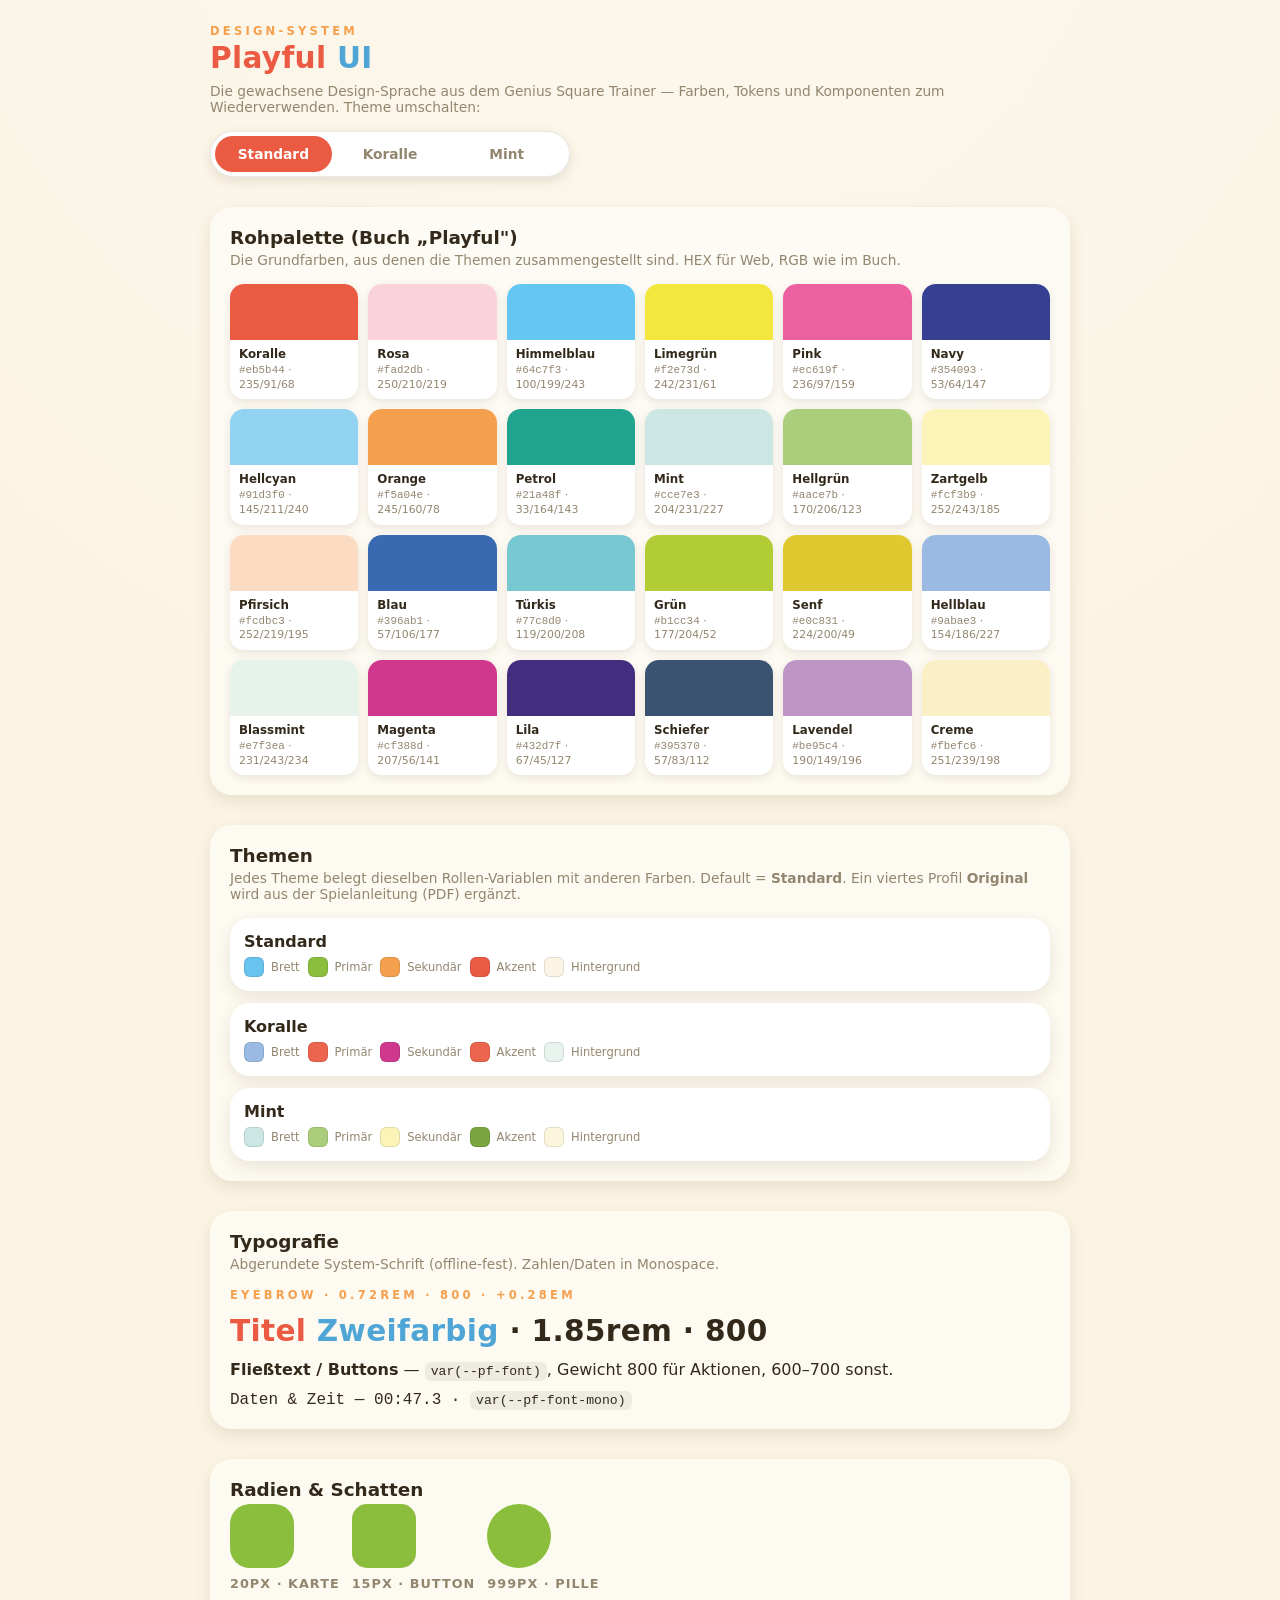
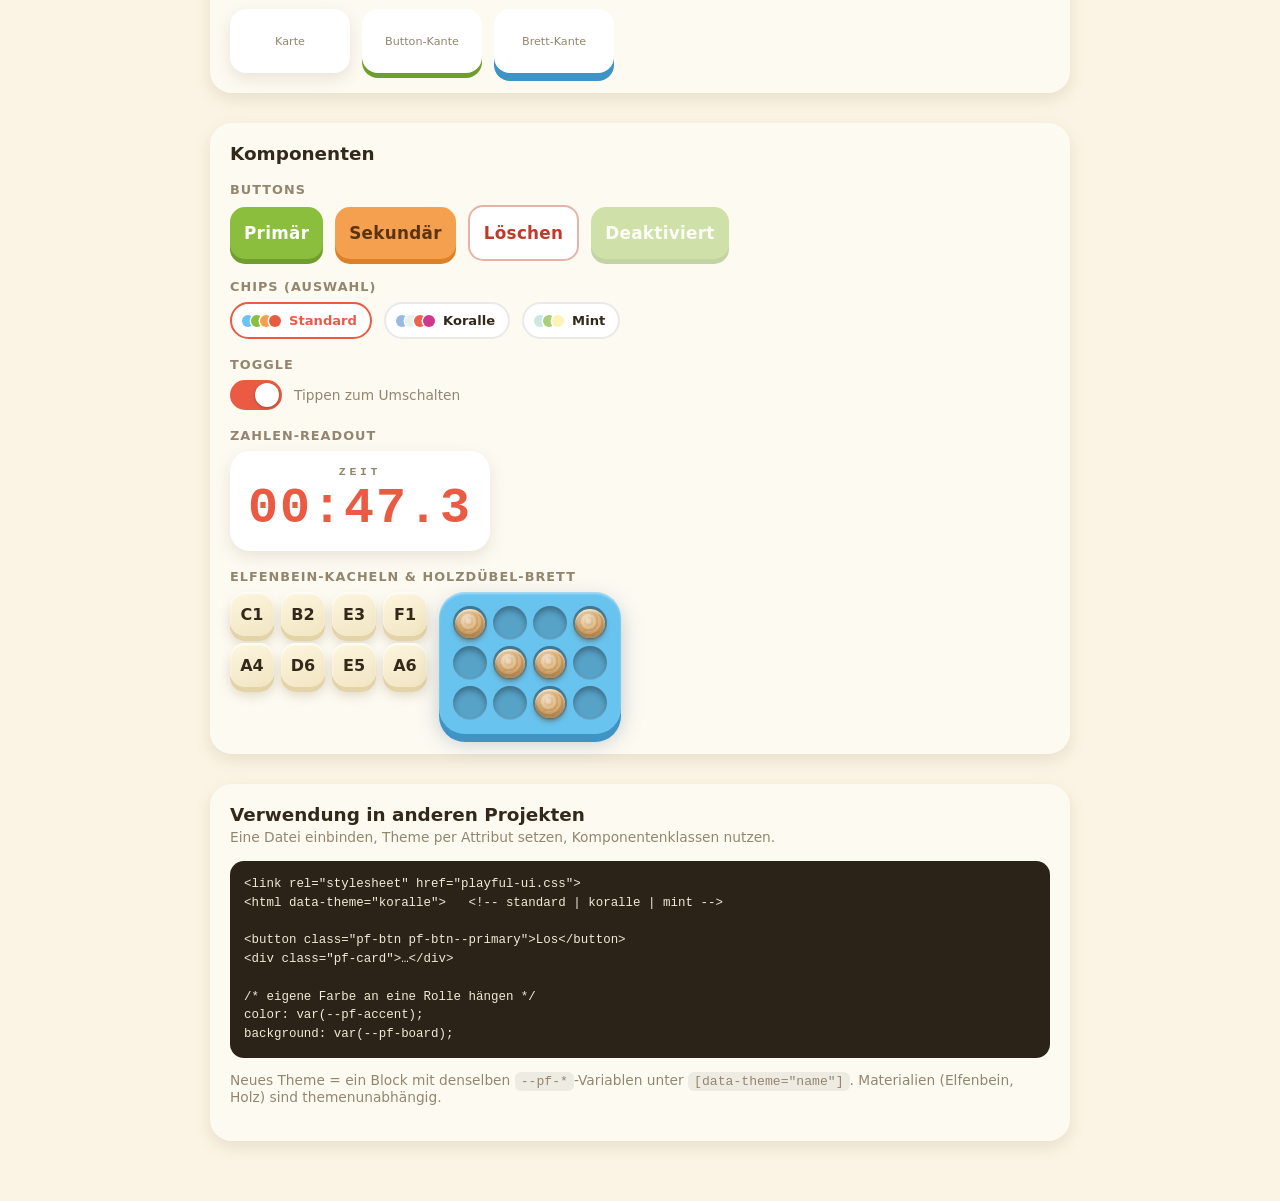
<file: styleguide/styleguide.html>
<!DOCTYPE html>
<html lang="de" data-theme="standard">
<head>
<meta charset="utf-8">
<meta name="viewport" content="width=device-width, initial-scale=1">
<title>Playful UI — Style Guide</title>
<link rel="stylesheet" href="playful-ui.css">
<style>
  *{box-sizing:border-box;-webkit-tap-highlight-color:transparent;}
  html,body{margin:0;}
  body{min-height:100vh;}
  .pf-app{min-height:100vh;padding:24px 18px 60px;}
  .wrap{max-width:860px;margin:0 auto;display:flex;flex-direction:column;gap:30px;}
  section{background:rgba(255,255,255,.55);border-radius:22px;padding:20px;box-shadow:var(--pf-shadow-card);}
  h2{margin:0 0 4px;font-size:1.15rem;font-weight:800;}
  .sub{margin:0 0 16px;color:var(--pf-muted);font-size:.86rem;}
  h3{margin:18px 0 8px;font-size:.8rem;letter-spacing:.08em;text-transform:uppercase;color:var(--pf-muted);}

  /* Palette */
  .pal{display:grid;grid-template-columns:repeat(auto-fill,minmax(120px,1fr));gap:10px;}
  .swatch{border-radius:14px;overflow:hidden;background:var(--pf-card);box-shadow:0 3px 8px rgba(90,70,40,.12);}
  .swatch .col{height:56px;}
  .swatch .meta{padding:7px 9px;font-size:.68rem;line-height:1.35;}
  .swatch .meta b{display:block;font-size:.74rem;} .swatch .meta span{color:var(--pf-muted);}
  .swatch .meta code{font-family:var(--pf-font-mono);}

  /* Theme row */
  .theme-roles{display:flex;gap:8px;flex-wrap:wrap;margin-top:6px;}
  .role{display:flex;align-items:center;gap:7px;font-size:.72rem;color:var(--pf-muted);}
  .role i{width:20px;height:20px;border-radius:6px;box-shadow:inset 0 0 0 1px rgba(0,0,0,.1);}

  /* generic demo rows */
  .row{display:flex;gap:12px;flex-wrap:wrap;align-items:center;}
  .stack{display:flex;flex-direction:column;gap:12px;}
  .demo-board{display:grid;grid-template-columns:repeat(4,44px);grid-template-rows:repeat(2,44px);gap:7px;}
  .type-demo b{font-weight:800;}
  .shadow-demo{width:120px;height:64px;border-radius:16px;background:var(--pf-card);display:flex;align-items:center;justify-content:center;font-size:.7rem;color:var(--pf-muted);}
  .radius-demo{width:64px;height:64px;background:var(--pf-btn1);}
  code.inline{font-family:var(--pf-font-mono);background:rgba(51,41,27,.07);padding:2px 6px;border-radius:6px;font-size:.82rem;}
  pre{background:#2b2317;color:#f3e9d6;border-radius:14px;padding:14px;overflow:auto;font-family:var(--pf-font-mono);font-size:.78rem;line-height:1.5;}
</style>
</head>
<body>
<div class="pf-app">
<div class="wrap">

  <header>
    <p class="pf-eyebrow">Design-System</p>
    <h1 class="pf-title"><span class="a">Playful</span> <span class="b">UI</span></h1>
    <p class="sub" style="margin-top:8px">Die gewachsene Design-Sprache aus dem Genius Square Trainer — Farben, Tokens und Komponenten zum Wiederverwenden. Theme umschalten:</p>
    <div class="pf-pill-nav" id="nav" style="max-width:360px">
      <div class="pf-pill-ind" id="ind" style="width:calc((100% - 10px)/3)"></div>
      <button class="pf-seg is-active" data-t="standard">Standard</button>
      <button class="pf-seg" data-t="koralle">Koralle</button>
      <button class="pf-seg" data-t="mint">Mint</button>
    </div>
  </header>

  <!-- ROHPALETTE -->
  <section>
    <h2>Rohpalette (Buch „Playful")</h2>
    <p class="sub">Die Grundfarben, aus denen die Themen zusammengestellt sind. HEX für Web, RGB wie im Buch.</p>
    <div class="pal" id="palette"></div>
  </section>

  <!-- THEMEN -->
  <section>
    <h2>Themen</h2>
    <p class="sub">Jedes Theme belegt dieselben Rollen-Variablen mit anderen Farben. Default = <b>Standard</b>. Ein viertes Profil <b>Original</b> wird aus der Spielanleitung (PDF) ergänzt.</p>
    <div id="themes" class="stack"></div>
  </section>

  <!-- TYPOGRAFIE -->
  <section>
    <h2>Typografie</h2>
    <p class="sub">Abgerundete System-Schrift (offline-fest). Zahlen/Daten in Monospace.</p>
    <div class="type-demo stack">
      <div><p class="pf-eyebrow" style="margin:0">Eyebrow · 0.72rem · 800 · +0.28em</p></div>
      <div class="pf-title"><span class="a">Titel</span> <span class="b">Zweifarbig</span> · 1.85rem · 800</div>
      <div><b>Fließtext / Buttons</b> — <code class="inline">var(--pf-font)</code>, Gewicht 800 für Aktionen, 600–700 sonst.</div>
      <div class="pf-mono">Daten &amp; Zeit — 00:47.3 · <code class="inline">var(--pf-font-mono)</code></div>
    </div>
  </section>

  <!-- RADIEN & SCHATTEN -->
  <section>
    <h2>Radien &amp; Schatten</h2>
    <div class="row" style="align-items:flex-end">
      <div style="text-align:center"><div class="radius-demo" style="border-radius:20px"></div><h3 style="margin:8px 0 0">20px · Karte</h3></div>
      <div style="text-align:center"><div class="radius-demo" style="border-radius:15px"></div><h3 style="margin:8px 0 0">15px · Button</h3></div>
      <div style="text-align:center"><div class="radius-demo" style="border-radius:999px;width:64px"></div><h3 style="margin:8px 0 0">999px · Pille</h3></div>
    </div>
    <div class="row" style="margin-top:18px">
      <div class="shadow-demo" style="box-shadow:var(--pf-shadow-card)">Karte</div>
      <div class="shadow-demo" style="box-shadow:0 5px 0 var(--pf-btn1-edge)">Button-Kante</div>
      <div class="shadow-demo" style="box-shadow:0 8px 0 var(--pf-board-edge)">Brett-Kante</div>
    </div>
  </section>

  <!-- KOMPONENTEN -->
  <section>
    <h2>Komponenten</h2>

    <h3>Buttons</h3>
    <div class="row">
      <button class="pf-btn pf-btn--primary">Primär</button>
      <button class="pf-btn pf-btn--secondary">Sekundär</button>
      <button class="pf-btn pf-btn--danger">Löschen</button>
      <button class="pf-btn pf-btn--primary" disabled>Deaktiviert</button>
    </div>

    <h3>Chips (Auswahl)</h3>
    <div class="row" id="chipDemo"></div>

    <h3>Toggle</h3>
    <div class="row">
      <button class="pf-toggle is-on" id="tg1" aria-label="an/aus"></button>
      <span class="sub" style="margin:0">Tippen zum Umschalten</span>
    </div>

    <h3>Zahlen-Readout</h3>
    <div class="pf-card" style="max-width:260px"><div class="pf-readout is-active"><small>ZEIT</small>00:47.3</div></div>

    <h3>Elfenbein-Kacheln &amp; Holzdübel-Brett</h3>
    <div class="row" style="align-items:flex-start">
      <div class="demo-board">
        <div class="pf-tile" style="font-size:16px">C1</div>
        <div class="pf-tile" style="font-size:16px">B2</div>
        <div class="pf-tile" style="font-size:16px">E3</div>
        <div class="pf-tile" style="font-size:16px">F1</div>
        <div class="pf-tile" style="font-size:16px">A4</div>
        <div class="pf-tile" style="font-size:16px">D6</div>
        <div class="pf-tile" style="font-size:16px">E5</div>
        <div class="pf-tile" style="font-size:16px">A6</div>
      </div>
      <div class="pf-board">
        <div style="display:grid;grid-template-columns:repeat(4,34px);grid-template-rows:repeat(3,34px);gap:6px" id="miniBoard"></div>
      </div>
    </div>
  </section>

  <!-- VERWENDUNG -->
  <section>
    <h2>Verwendung in anderen Projekten</h2>
    <p class="sub">Eine Datei einbinden, Theme per Attribut setzen, Komponentenklassen nutzen.</p>
<pre>&lt;link rel="stylesheet" href="playful-ui.css"&gt;
&lt;html data-theme="koralle"&gt;   &lt;!-- standard | koralle | mint --&gt;

&lt;button class="pf-btn pf-btn--primary"&gt;Los&lt;/button&gt;
&lt;div class="pf-card"&gt;…&lt;/div&gt;

/* eigene Farbe an eine Rolle hängen */
color: var(--pf-accent);
background: var(--pf-board);</pre>
    <p class="sub" style="margin-top:14px">Neues Theme = ein Block mit denselben <code class="inline">--pf-*</code>-Variablen unter <code class="inline">[data-theme="name"]</code>. Materialien (Elfenbein, Holz) sind themenunabhängig.</p>
  </section>

</div>
</div>

<script>
/* Rohpalette (HEX + RGB wie im Buch) */
const PALETTE = [
  ["Koralle","#eb5b44","235/91/68"],["Rosa","#fad2db","250/210/219"],
  ["Himmelblau","#64c7f3","100/199/243"],["Limegrün","#f2e73d","242/231/61"],
  ["Pink","#ec619f","236/97/159"],["Navy","#354093","53/64/147"],
  ["Hellcyan","#91d3f0","145/211/240"],["Orange","#f5a04e","245/160/78"],
  ["Petrol","#21a48f","33/164/143"],["Mint","#cce7e3","204/231/227"],
  ["Hellgrün","#aace7b","170/206/123"],["Zartgelb","#fcf3b9","252/243/185"],
  ["Pfirsich","#fcdbc3","252/219/195"],["Blau","#396ab1","57/106/177"],
  ["Türkis","#77c8d0","119/200/208"],["Grün","#b1cc34","177/204/52"],
  ["Senf","#e0c831","224/200/49"],["Hellblau","#9abae3","154/186/227"],
  ["Blassmint","#e7f3ea","231/243/234"],["Magenta","#cf388d","207/56/141"],
  ["Lila","#432d7f","67/45/127"],["Schiefer","#395370","57/83/112"],
  ["Lavendel","#be95c4","190/149/196"],["Creme","#fbefc6","251/239/198"],
];
const pal=document.getElementById("palette");
PALETTE.forEach(([n,hex,rgb])=>{
  const d=document.createElement("div");d.className="swatch";
  d.innerHTML=`<div class="col" style="background:${hex}"></div><div class="meta"><b>${n}</b><span><code>${hex}</code> · ${rgb}</span></div>`;
  pal.appendChild(d);
});

/* Themen-Rollen anzeigen */
const THEMES=[
  ["Standard","standard",[["Brett","#69c3ef"],["Primär","#8bbe3d"],["Sekundär","#f5a04e"],["Akzent","#eb5b44"],["Hintergrund","#fbf4e4"]]],
  ["Koralle","koralle",[["Brett","#9abae3"],["Primär","#ec644e"],["Sekundär","#cf388d"],["Akzent","#ec644e"],["Hintergrund","#e7f3ec"]]],
  ["Mint","mint",[["Brett","#cce7e3"],["Primär","#aace7b"],["Sekundär","#fcf3b9"],["Akzent","#7aa63f"],["Hintergrund","#fcf7dc"]]],
];
const th=document.getElementById("themes");
THEMES.forEach(([name,key,roles])=>{
  const box=document.createElement("div");box.className="pf-card";
  box.innerHTML=`<b>${name}</b><div class="theme-roles">`+
    roles.map(([r,c])=>`<span class="role"><i style="background:${c}"></i>${r}</span>`).join("")+`</div>`;
  th.appendChild(box);
});

/* Chip-Demo */
const chipColors={standard:["#69c3ef","#8bbe3d","#f5a04e","#eb5b44"],koralle:["#9abae3","#e7f3ea","#ec644e","#cf388d"],mint:["#cce7e3","#aace7b","#fcf3b9"]};
const chipNames={standard:"Standard",koralle:"Koralle",mint:"Mint"};
const chipDemo=document.getElementById("chipDemo");
Object.keys(chipNames).forEach((k,i)=>{
  const b=document.createElement("button");b.className="pf-chip"+(i===0?" is-active":"");b.dataset.t=k;
  b.innerHTML='<span class="pf-dots">'+chipColors[k].map(c=>`<i style="background:${c}"></i>`).join("")+'</span>'+chipNames[k];
  b.addEventListener("click",()=>setTheme(k));
  chipDemo.appendChild(b);
});

/* Mini-Brett mit Dübeln */
const mb=document.getElementById("miniBoard");
const filled=new Set([0,3,5,6,10]);
for(let i=0;i<12;i++){const c=document.createElement("div");c.className="pf-socket"+(filled.has(i)?" is-filled":"");mb.appendChild(c);}

/* Toggle */
document.getElementById("tg1").addEventListener("click",e=>e.currentTarget.classList.toggle("is-on"));

/* Theme-Umschalter */
const segs=[...document.querySelectorAll("#nav .pf-seg")], ind=document.getElementById("ind");
function setTheme(key){
  document.documentElement.setAttribute("data-theme",key);
  const idx=["standard","koralle","mint"].indexOf(key);
  ind.style.transform=`translateX(${idx*100}%)`;
  segs.forEach(s=>s.classList.toggle("is-active",s.dataset.t===key));
  document.querySelectorAll("#chipDemo .pf-chip").forEach(c=>c.classList.toggle("is-active",c.dataset.t===key));
}
segs.forEach(s=>s.addEventListener("click",()=>setTheme(s.dataset.t)));
</script>
</body>
</html>
</file>
<file: styleguide/playful-ui.css>
/* =====================================================================
   PLAYFUL UI — Design-Tokens & Komponenten
   Herkunft: Genius Square Trainer. Farben aus der „Playful"-Buchpalette.
   Verwendung: <link rel="stylesheet" href="playful-ui.css">
   Theme wechseln: <html data-theme="koralle"> (standard | koralle | mint)
   ===================================================================== */

:root{
  /* ---- Struktur ---- */
  --pf-card:#ffffff;
  --pf-ink:#33291b;          /* Haupttext, warmes Dunkelbraun */
  --pf-muted:#93866f;        /* Sekundärtext / Labels */
  --pf-hair:rgba(51,41,27,.10);

  /* ---- Radien ---- */
  --pf-radius:20px;          /* Karten */
  --pf-radius-sm:15px;       /* Buttons, kleine Kacheln */
  --pf-radius-pill:999px;    /* Pillen, Chips, Toggles */

  /* ---- Schrift ---- */
  --pf-font: "Segoe UI Rounded","SF Pro Rounded",ui-rounded,system-ui,-apple-system,"Segoe UI",Roboto,sans-serif;
  --pf-font-mono: ui-monospace,"SF Mono",SFMono-Regular,Menlo,Consolas,"Roboto Mono",monospace;

  /* ---- Schatten ---- */
  --pf-shadow-card:0 6px 16px rgba(120,100,60,.14);
  --pf-shadow-pop:0 8px 22px rgba(40,80,110,.28);

  /* ---- Materialien (themenunabhängig) ---- */
  --pf-ivory-1:#fdf6df;      /* Elfenbein-Kachel oben */
  --pf-ivory-2:#f1e5c2;      /* Elfenbein-Kachel unten */
  --pf-ivory-edge:#e3d3a6;   /* 3D-Kante der Kachel */
  --pf-wood-1:#ecc78d;       /* Holzdübel: heller Kern */
  --pf-wood-2:#d8a75c;       /* Holzdübel: Mitte */
  --pf-wood-3:#b6823f;       /* Holzdübel: Rand */

  /* =========================================================
     THEME: STANDARD (Default)
     ========================================================= */
  --pf-bg:#fbf4e4;
  --pf-board:#69c3ef;  --pf-board-edge:#3f94c6;  --pf-label:#f0fbff;
  --pf-btn1:#8bbe3d;   --pf-btn1-ink:#ffffff;    --pf-btn1-edge:#6f9e2c;
  --pf-btn2:#f5a04e;   --pf-btn2-ink:#5a3410;    --pf-btn2-edge:#dd8127;
  --pf-accent:#eb5b44; --pf-eyebrow:#f5a04e;
  --pf-title-a:#eb5b44; --pf-title-b:#4fa6d6;
}

/* THEME: KORALLE — hellblaues Brett, Koralle/Pink, Mint-Hintergrund */
[data-theme="koralle"]{
  --pf-bg:#e7f3ec;
  --pf-board:#9abae3;  --pf-board-edge:#7699c4;  --pf-label:#33465e;
  --pf-btn1:#ec644e;   --pf-btn1-ink:#ffffff;    --pf-btn1-edge:#c94a37;
  --pf-btn2:#cf388d;   --pf-btn2-ink:#ffffff;    --pf-btn2-edge:#a92771;
  --pf-accent:#ec644e; --pf-eyebrow:#cf388d;
  --pf-title-a:#ec644e; --pf-title-b:#5f83b8;
}

/* THEME: MINT — Mint-Brett, Grün/Zartgelb, Cremeton */
[data-theme="mint"]{
  --pf-bg:#fcf7dc;
  --pf-board:#cce7e3;  --pf-board-edge:#a7c9c4;  --pf-label:#3f5b54;
  --pf-btn1:#aace7b;   --pf-btn1-ink:#233b12;    --pf-btn1-edge:#8bb257;
  --pf-btn2:#fcf3b9;   --pf-btn2-ink:#5a5a1c;    --pf-btn2-edge:#ddd28f;
  --pf-accent:#7aa63f; --pf-eyebrow:#7aa63f;
  --pf-title-a:#6f9e2c; --pf-title-b:#c9a227;
}

/* THEME: ORIGINAL — Platzhalter.
   Farben aus der offiziellen Spielanleitung (PDF) ziehen und hier eintragen. */
/* [data-theme="original"]{ --pf-bg:…; --pf-board:…; … } */


/* =====================================================================
   BASIS
   ===================================================================== */
.pf-app{
  font-family:var(--pf-font);
  color:var(--pf-ink);
  background:radial-gradient(130% 60% at 50% -8%, rgba(255,255,255,.35) 0%, var(--pf-bg) 60%), var(--pf-bg);
  transition:background .25s;
}
.pf-mono{font-family:var(--pf-font-mono);}


/* =====================================================================
   TYPOGRAFIE — Titel & Eyebrow
   ===================================================================== */
.pf-eyebrow{font-size:.72rem;letter-spacing:.28em;text-transform:uppercase;color:var(--pf-eyebrow);font-weight:800;margin:0 0 3px;}
.pf-title{margin:0;font-size:1.85rem;font-weight:800;letter-spacing:.3px;}
.pf-title .a{color:var(--pf-title-a);}
.pf-title .b{color:var(--pf-title-b);}


/* =====================================================================
   BUTTONS — dick, mit fester Unterkante (haptisch, „drückbar")
   ===================================================================== */
.pf-btn{
  border:none;border-radius:var(--pf-radius-sm);padding:16px 14px;
  font-family:inherit;font-size:1.05rem;font-weight:800;letter-spacing:.3px;
  cursor:pointer;transition:transform .06s, box-shadow .06s, opacity .12s;
}
.pf-btn:active{transform:translateY(3px);}
.pf-btn:disabled{opacity:.4;cursor:default;}
.pf-btn--primary{color:var(--pf-btn1-ink);background:var(--pf-btn1);box-shadow:0 5px 0 var(--pf-btn1-edge);}
.pf-btn--primary:active{box-shadow:0 2px 0 var(--pf-btn1-edge);}
.pf-btn--secondary{color:var(--pf-btn2-ink);background:var(--pf-btn2);box-shadow:0 5px 0 var(--pf-btn2-edge);}
.pf-btn--secondary:active{box-shadow:0 2px 0 var(--pf-btn2-edge);}
.pf-btn--danger{color:#c0392b;background:#fff;border:2px solid #e6b3aa;box-shadow:none;}
.pf-btn--danger:active{background:#fdece9;transform:translateY(1px);}


/* =====================================================================
   KARTEN
   ===================================================================== */
.pf-card{background:var(--pf-card);border-radius:var(--pf-radius);padding:14px;box-shadow:var(--pf-shadow-card);}


/* =====================================================================
   PILLEN-MENÜ (Segmented Control mit gleitendem Indikator)
   Markup:
   <div class="pf-pill-nav"><div class="pf-pill-ind"></div>
     <button class="pf-seg is-active">A</button> …</div>
   Indikator per JS: transform:translateX(index*100%)
   ===================================================================== */
.pf-pill-nav{position:relative;display:flex;background:var(--pf-card);border-radius:var(--pf-radius-pill);
  padding:5px;box-shadow:0 4px 12px rgba(90,70,40,.14), inset 0 0 0 1px var(--pf-hair);}
.pf-pill-ind{position:absolute;top:5px;bottom:5px;left:5px;border-radius:var(--pf-radius-pill);
  background:var(--pf-accent);transition:transform .28s cubic-bezier(.4,1.2,.5,1);}
.pf-seg{flex:1;z-index:1;border:none;background:none;font-family:inherit;font-weight:800;font-size:.86rem;
  color:var(--pf-muted);padding:10px 6px;cursor:pointer;transition:color .2s;}
.pf-seg.is-active{color:#fff;}


/* =====================================================================
   CHIPS (z. B. Themenauswahl) — mit Farbpunkten
   ===================================================================== */
.pf-chip{display:inline-flex;align-items:center;gap:8px;padding:9px 13px 9px 10px;border-radius:var(--pf-radius-pill);
  border:2px solid var(--pf-hair);background:var(--pf-card);color:var(--pf-ink);
  font-family:inherit;font-weight:800;font-size:.82rem;cursor:pointer;transition:border-color .15s, transform .06s;}
.pf-chip:active{transform:translateY(1px);}
.pf-chip.is-active{border-color:var(--pf-accent);color:var(--pf-accent);}
.pf-chip .pf-dots{display:flex;}
.pf-chip .pf-dots i{width:12px;height:12px;border-radius:50%;margin-left:-3px;box-shadow:0 0 0 1.5px var(--pf-card);}
.pf-chip .pf-dots i:first-child{margin-left:0;}


/* =====================================================================
   TOGGLE (Schalter)
   ===================================================================== */
.pf-toggle{width:52px;height:30px;border-radius:var(--pf-radius-pill);background:#d7ccb6;position:relative;border:none;cursor:pointer;transition:background .2s;flex:0 0 auto;}
.pf-toggle::after{content:"";position:absolute;top:3px;left:3px;width:24px;height:24px;border-radius:50%;background:#fff;box-shadow:0 1px 3px rgba(0,0,0,.3);transition:transform .2s;}
.pf-toggle.is-on{background:var(--pf-accent);}
.pf-toggle.is-on::after{transform:translateX(22px);}


/* =====================================================================
   ZAHLEN-READOUT (z. B. Timer / KPI)
   ===================================================================== */
.pf-readout{font-family:var(--pf-font-mono);text-align:center;font-size:clamp(34px,12vw,50px);font-weight:800;letter-spacing:2px;color:var(--pf-ink);}
.pf-readout small{display:block;font-size:.72rem;font-weight:800;letter-spacing:.32em;color:var(--pf-muted);margin-bottom:2px;}
.pf-readout.is-active{color:var(--pf-accent);}


/* =====================================================================
   SPIEL-MATERIALIEN (optional, projektspezifisch)
   ===================================================================== */
/* Elfenbein-Kachel */
.pf-tile{border-radius:var(--pf-radius-sm);background:linear-gradient(160deg,var(--pf-ivory-1),var(--pf-ivory-2));color:var(--pf-ink);
  display:flex;align-items:center;justify-content:center;font-weight:800;
  box-shadow:0 5px 0 var(--pf-ivory-edge),0 8px 12px rgba(120,95,40,.22),inset 0 2px 2px rgba(255,255,255,.8);user-select:none;}

/* Buntes Brett mit fester Unterkante */
.pf-board{border-radius:calc(var(--pf-radius) + 6px);padding:14px;background:var(--pf-board);
  box-shadow:0 8px 0 var(--pf-board-edge), var(--pf-shadow-pop), inset 0 2px 2px rgba(255,255,255,.4);transition:background .25s, box-shadow .25s;}

/* Gebohrter Sockel */
.pf-socket{border-radius:50%;background:rgba(0,0,0,.17);box-shadow:inset 0 4px 6px rgba(0,0,0,.32),inset 0 -1px 0 rgba(255,255,255,.18);position:relative;}

/* Holzdübel (Hirnholz von oben) — auf .pf-socket setzen */
.pf-socket.is-filled::after{content:"";position:absolute;inset:7%;border-radius:50%;
  background:
    radial-gradient(circle at 38% 32%, rgba(255,255,255,.6), rgba(255,255,255,0) 46%),
    repeating-radial-gradient(circle at 45% 43%, #e0b57e 0 2.5px, #d0a469 2.5px 5px),
    radial-gradient(circle at 50% 50%, var(--pf-wood-1) 0%, var(--pf-wood-2) 58%, var(--pf-wood-3) 100%);
  box-shadow:0 3px 5px rgba(90,55,15,.5),inset 0 2px 1px rgba(255,246,224,.6),inset 0 -4px 6px rgba(120,80,35,.55);
  animation:pf-drop .28s cubic-bezier(.25,1.6,.5,1);}


/* =====================================================================
   MOTION
   ===================================================================== */
@keyframes pf-pop{0%{transform:scale(.84) rotate(-3deg);opacity:.5}100%{transform:scale(1) rotate(0);opacity:1}}
@keyframes pf-drop{0%{transform:translateY(-24%) scale(.78);opacity:0}55%{opacity:1}100%{transform:translateY(0) scale(1);opacity:1}}
.pf-animate-pop{animation:pf-pop .24s cubic-bezier(.3,1.5,.5,1);}

@media (prefers-reduced-motion:reduce){
  .pf-app,.pf-board,.pf-pill-ind{transition:none;}
  .pf-animate-pop,.pf-socket.is-filled::after{animation:none;}
  .pf-btn:active{transform:none;}
}
</file>
